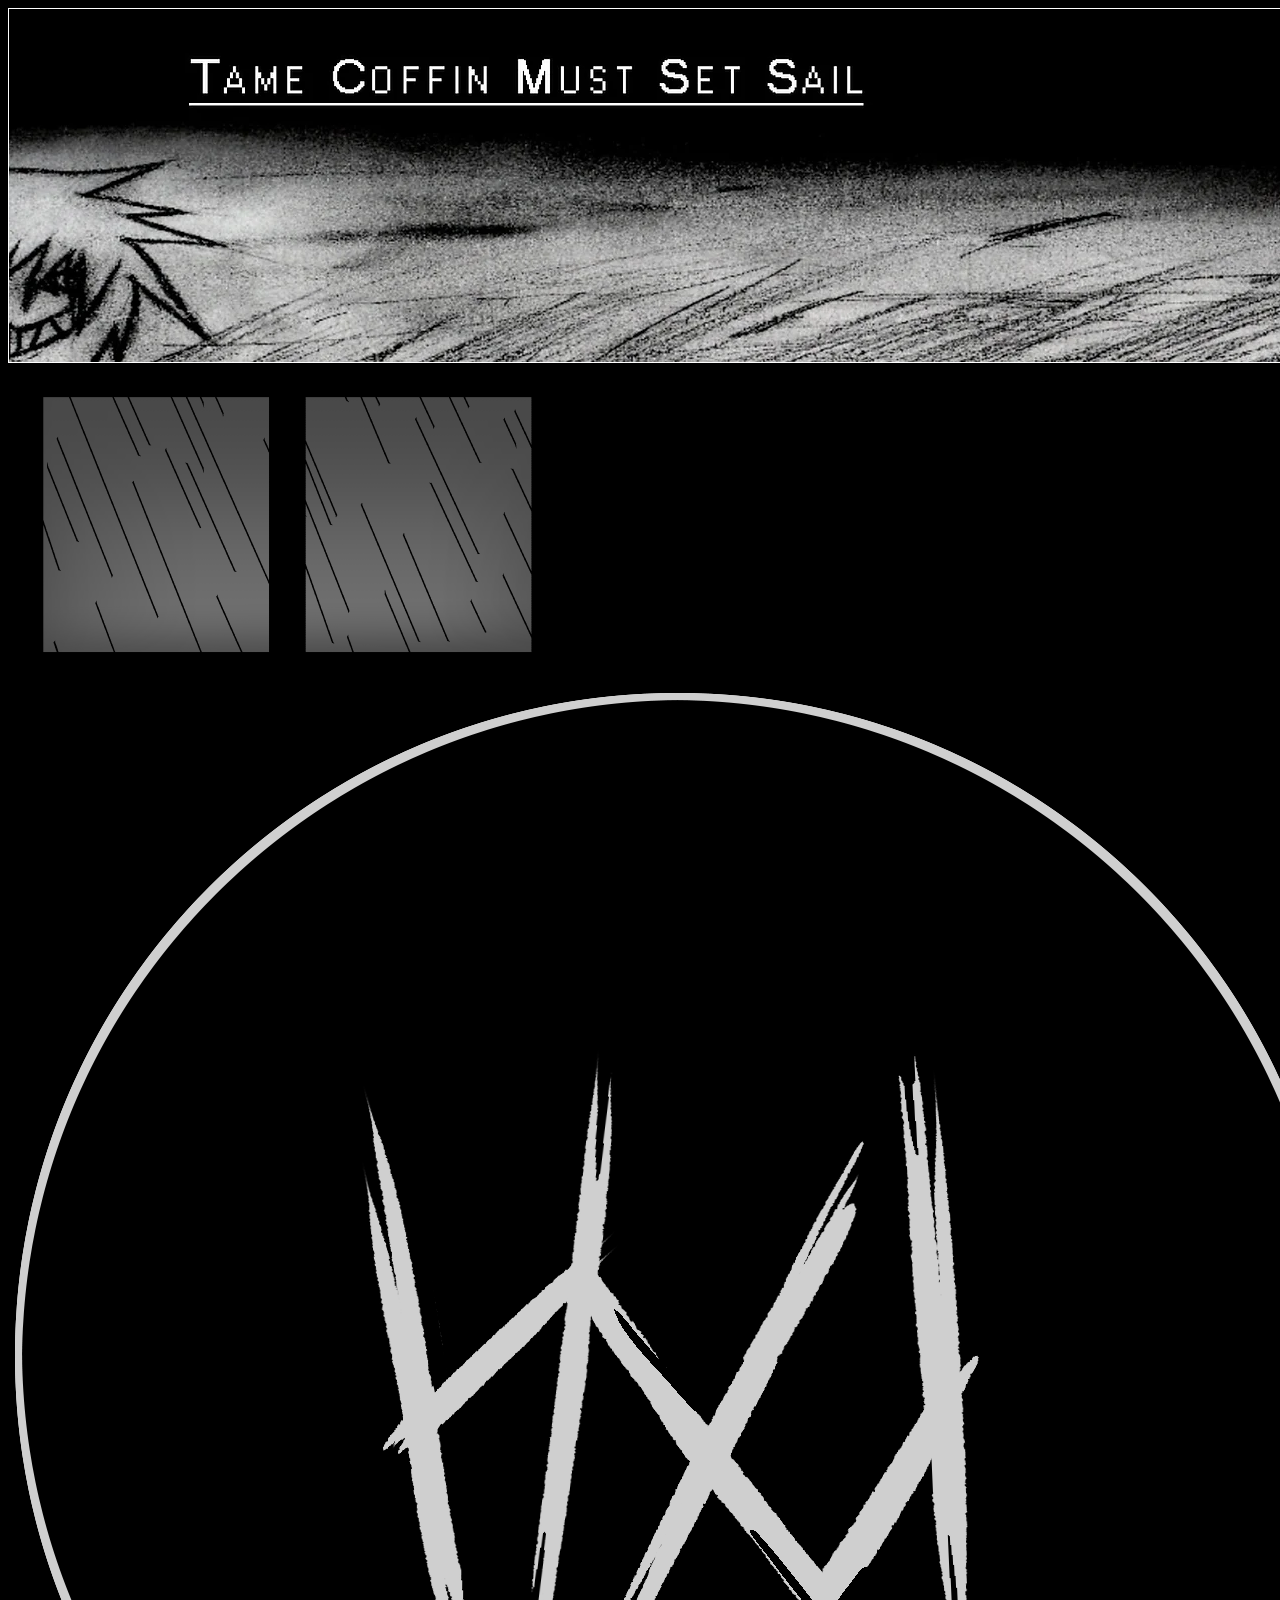
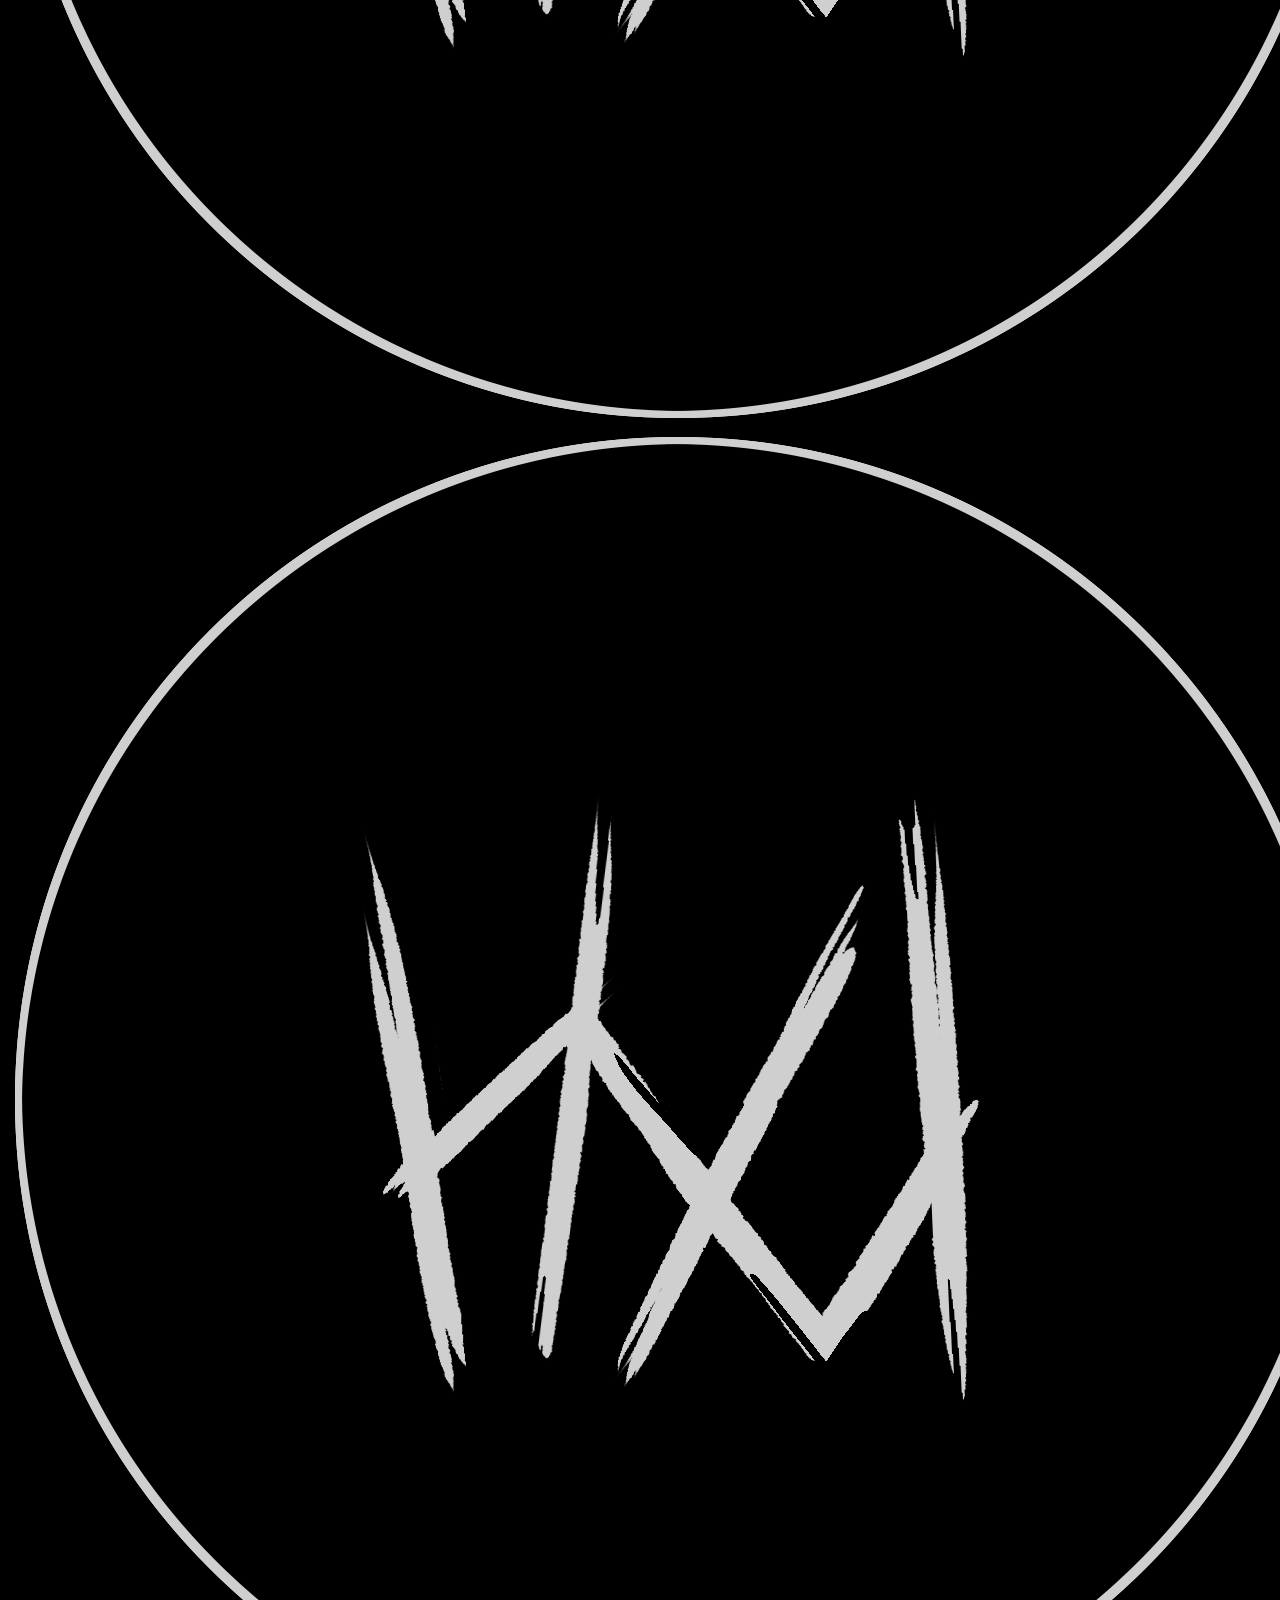
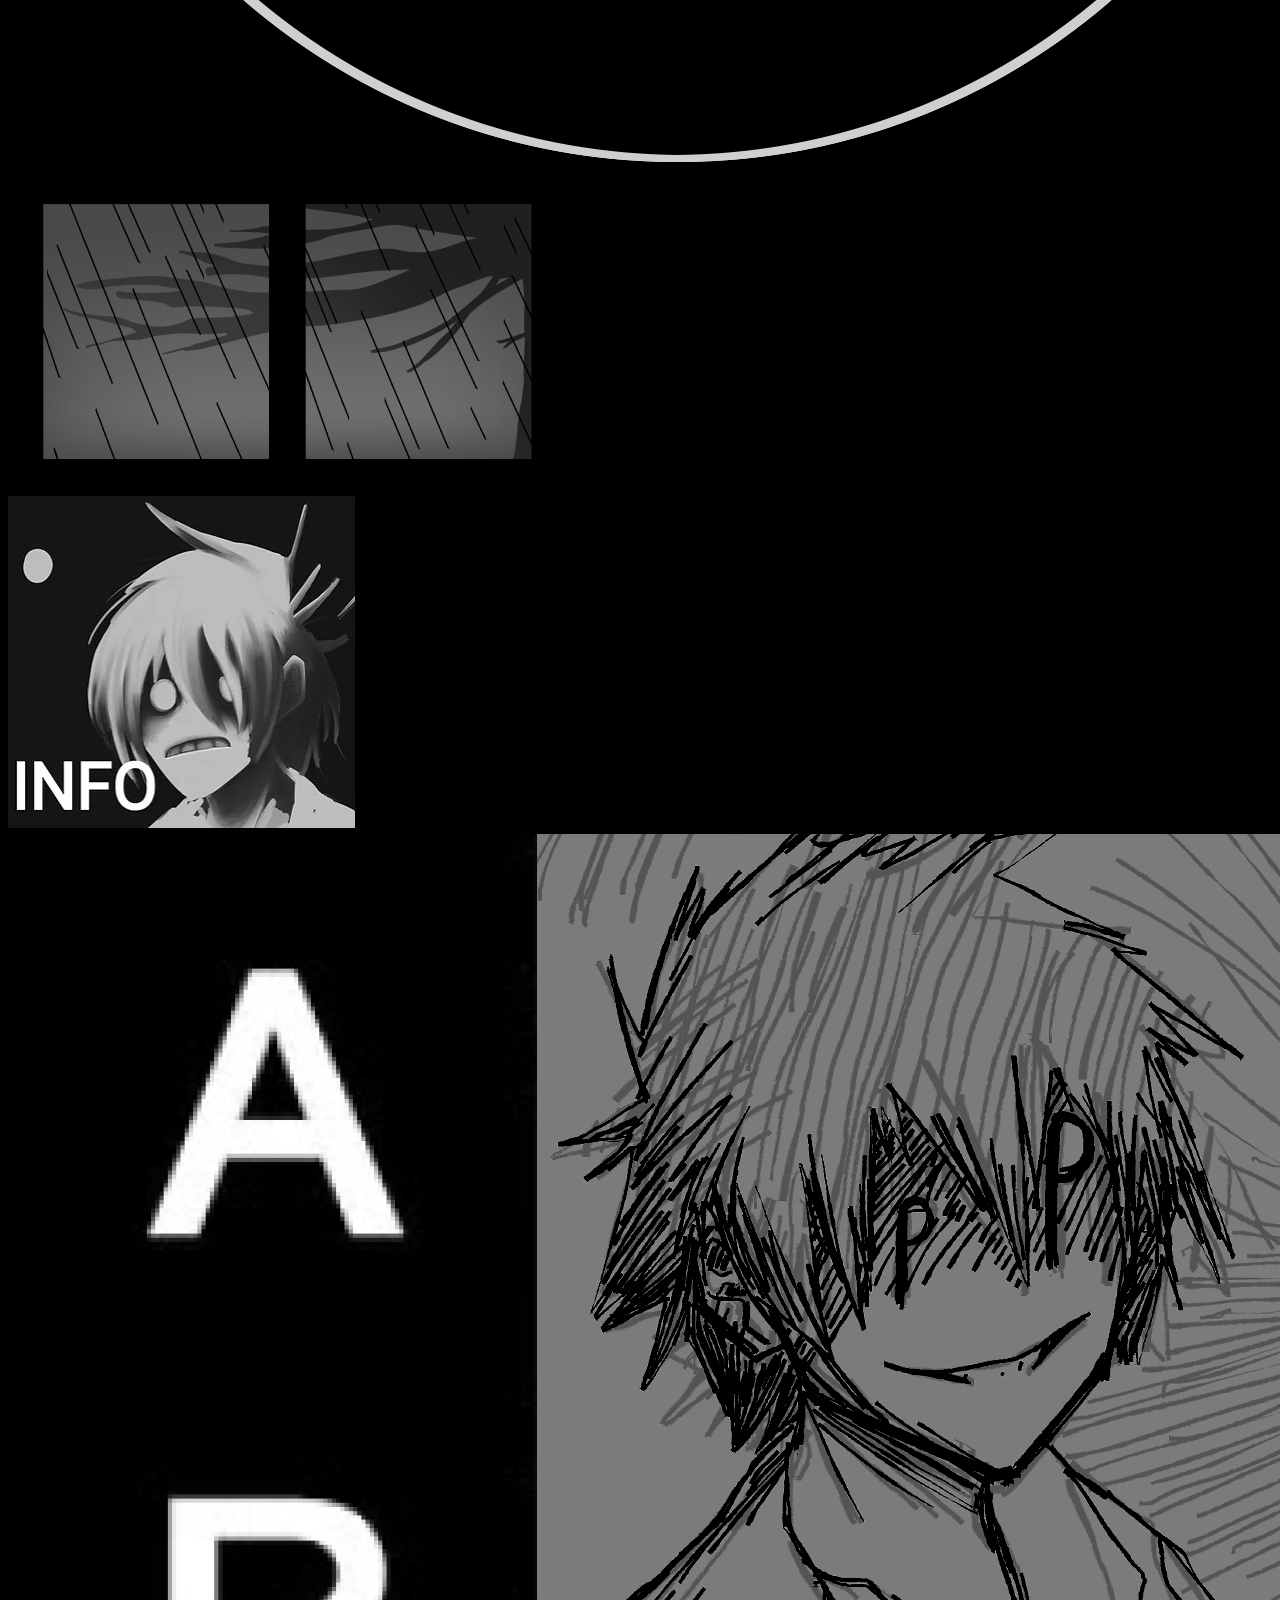
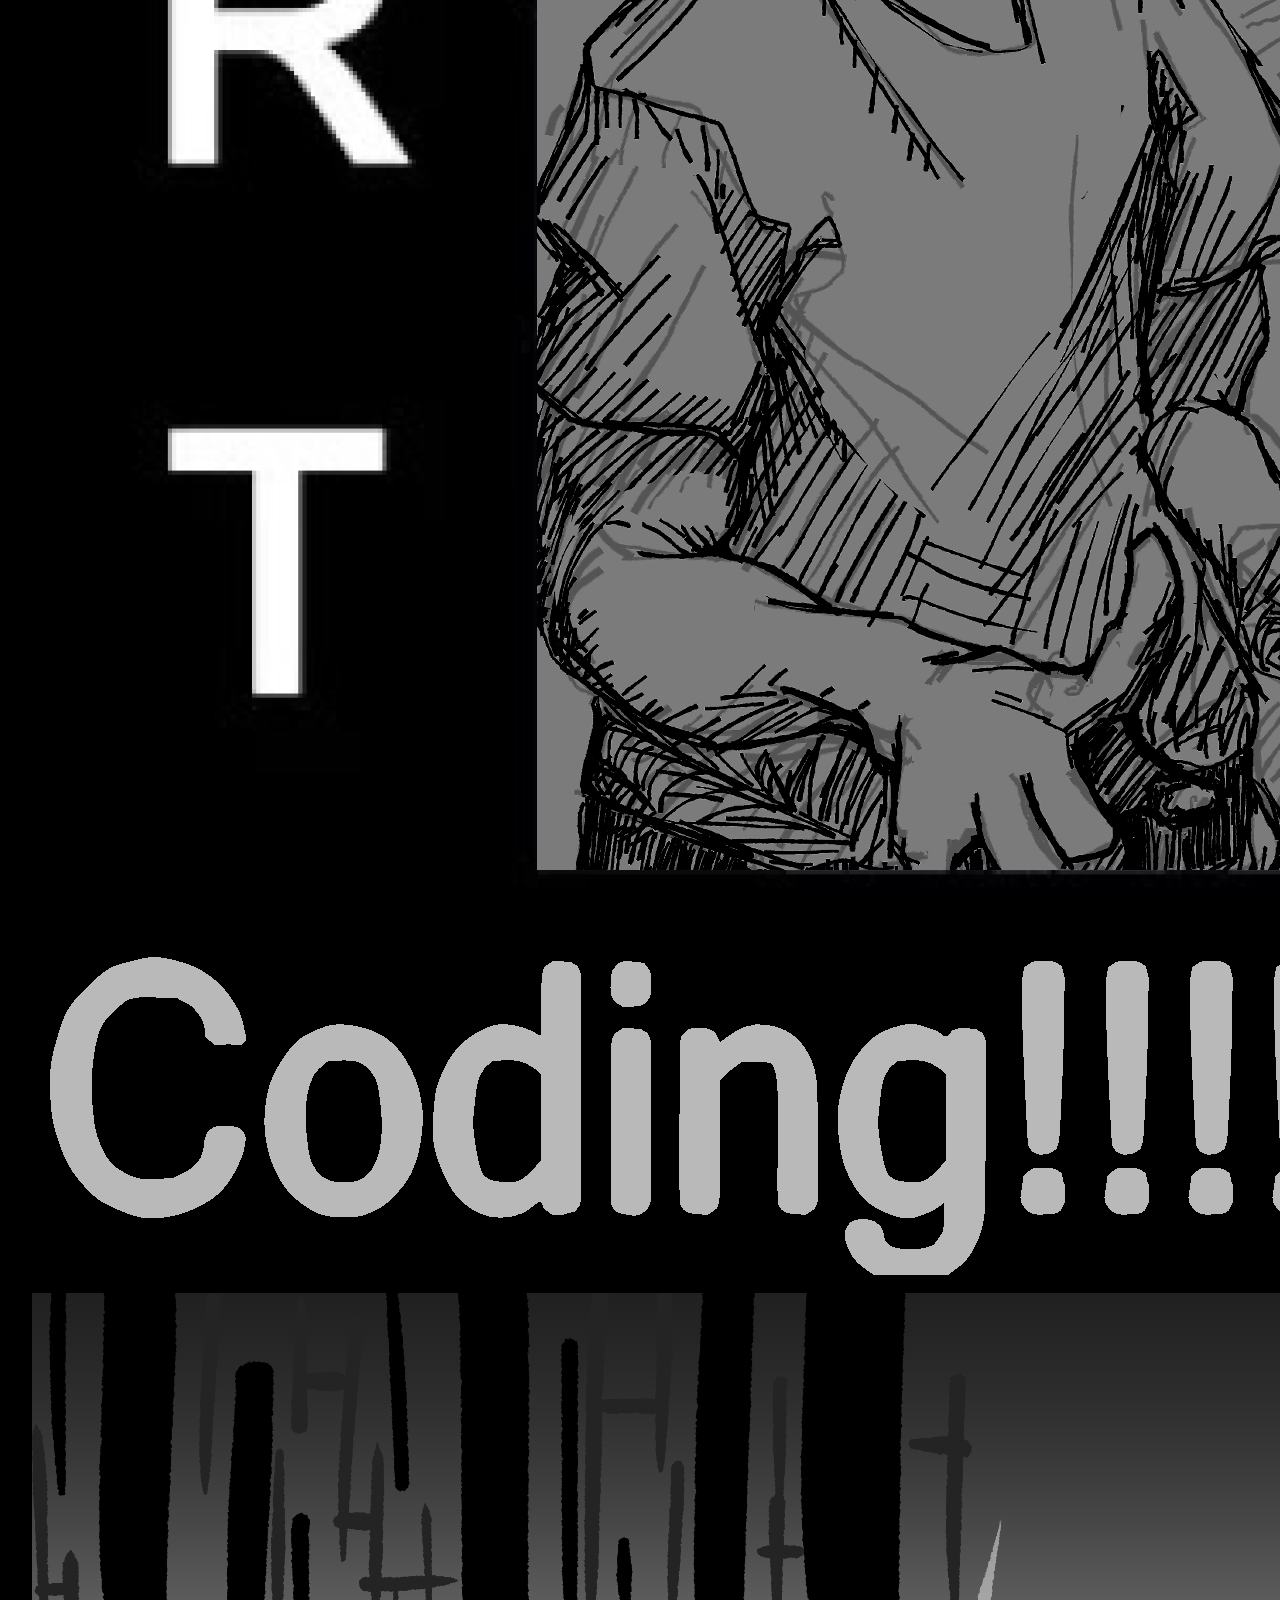
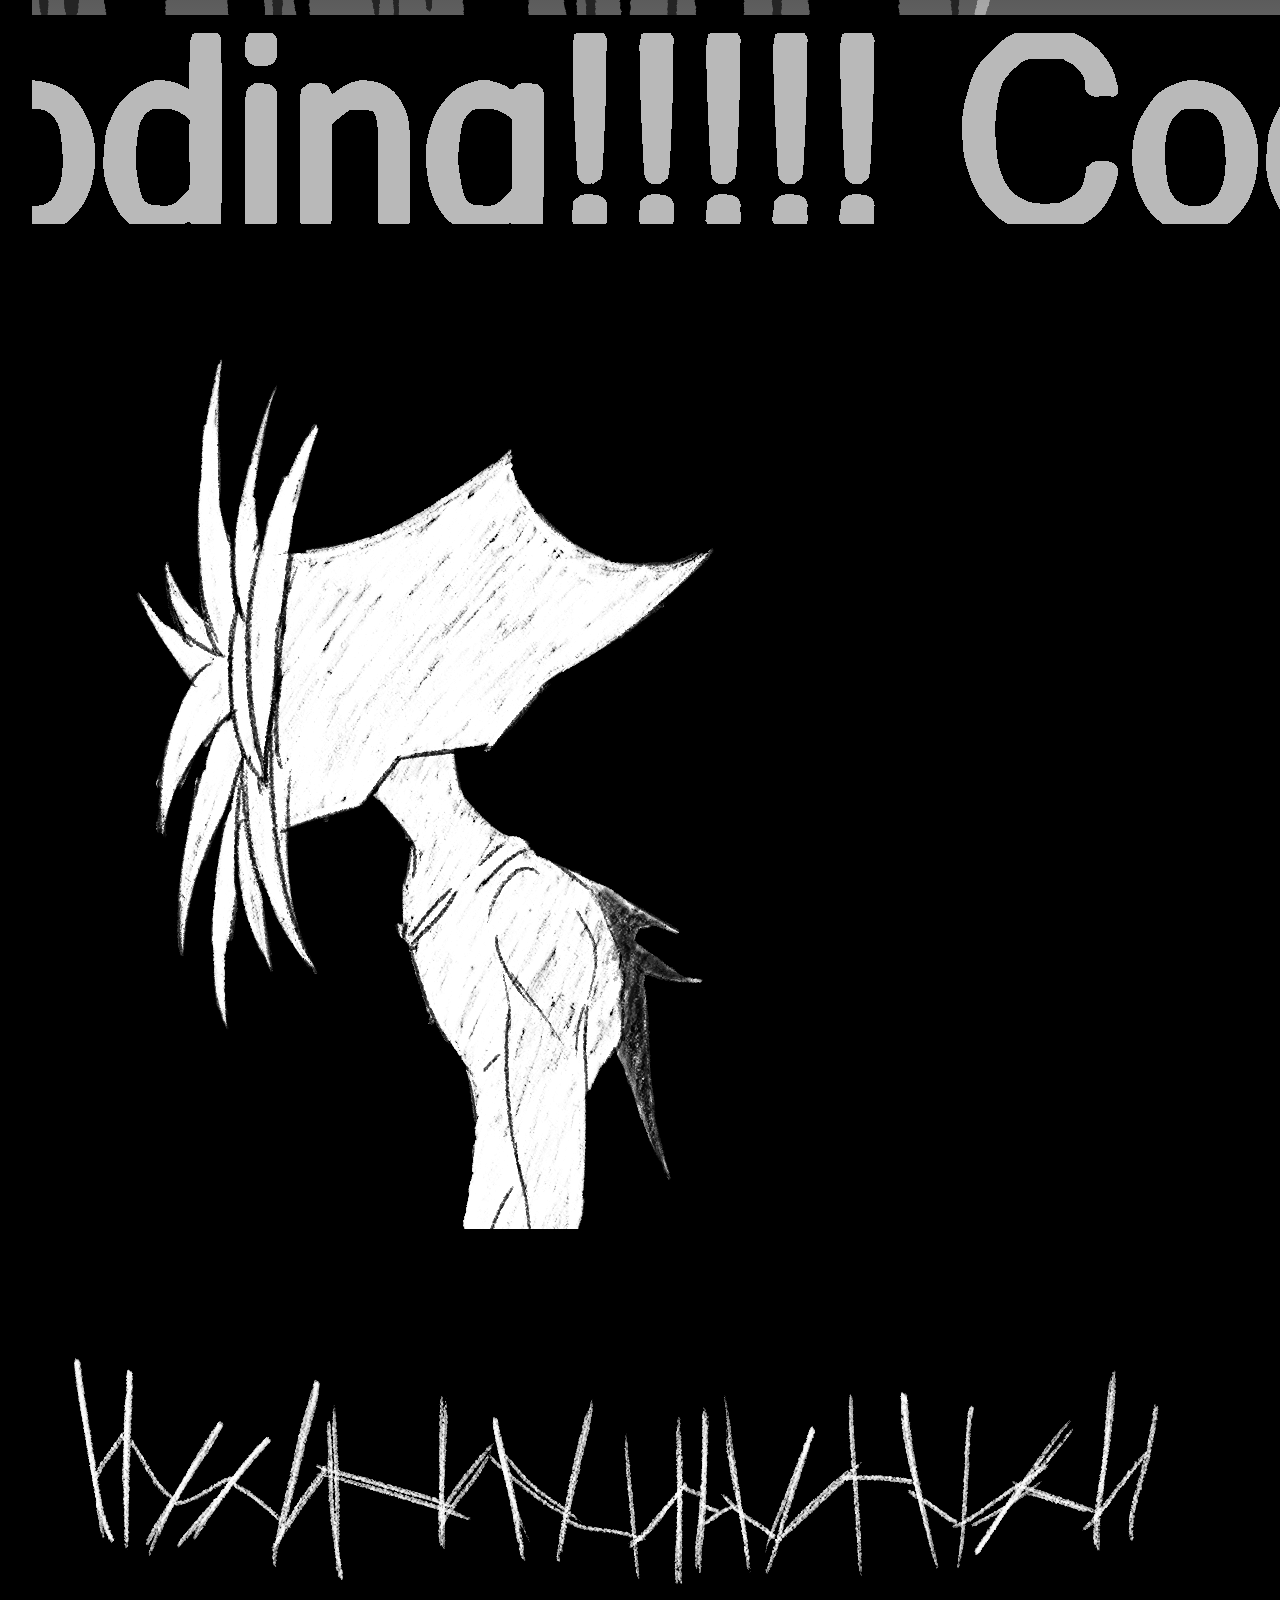
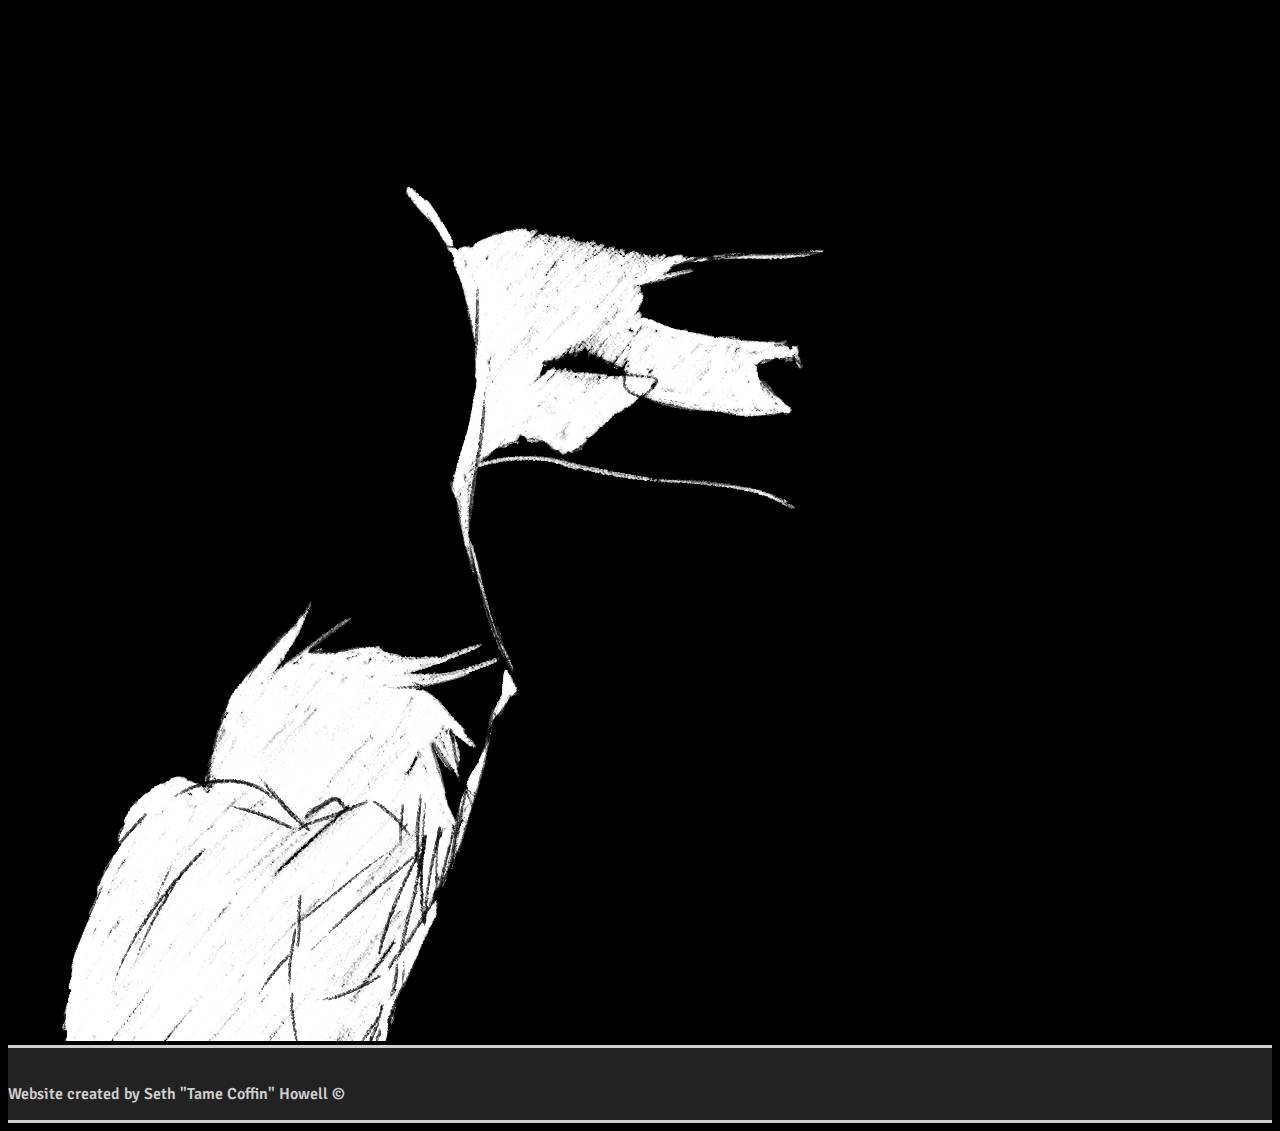
<file: index.html>
<!DOCTYPE html>
<html lang="en">
<head>
    <meta charset="UTF-8">
    <meta name="viewport" content="width=device-width, initial-scale=1.0">
    <link href="https://cdn.jsdelivr.net/npm/bootstrap@5.3.2/dist/css/bootstrap.min.css" rel="stylesheet" integrity="sha384-T3c6CoIi6uLrA9TneNEoa7RxnatzjcDSCmG1MXxSR1GAsXEV/Dwwykc2MPK8M2HN" crossorigin="anonymous">
    <link rel="preconnect" href="https://fonts.googleapis.com">
    <link rel="preconnect" href="https://fonts.gstatic.com" crossorigin>
    <link href="https://fonts.googleapis.com/css2?family=Signika+Negative:wght@300;400;500;600;700&display=swap" rel="stylesheet">
    <link rel="stylesheet" href="css/style.css">
    <title>Tame Coffin Portfolio</title>
</head>
<body>
    <header class="header">
        <section class="top-section-img" id="headerImg">
            <div class="container">
                <div class="row">
                    <div class="col mb-4 m-lg-4">
                        <img src="media/header image.png" alt="header image" class="header-image img-fluid">
                    </div>
                </div>
            </div>
        </section>
        <section class="top-section-logo" id="logoImg">
            <div class="container">
                <div class="row">
                    <div class="col-lg-5 col-sm">
                        <img src="media/window animation2.gif" alt="" class="img-fluid">
                    </div>
                    <div class="col-lg-2 col-sm d-none d-lg-block pt-5">
                        <img src="media/logo1 with outline.png" alt="" class="img-fluid">
                    </div>
                    <div class="col-lg-2 col-sm d-lg-none d-flex justify-content-center">
                        <img src="media/logo1 with outline.png" alt="" class="w-50 img-fluid">
                    </div>
                    <div class="col-lg-5 col-sm">
                        <img src="media/window animation1.gif" alt="" class="img-fluid">
                    </div>
            </div>
        </section>
    </header>
    <main class="main">
        <section class="main-links">
            <div class="container">
                <div class="row pt-4 mx-auto">
                    <div class="col-sm col-lg-4">
                        <a href="info.html" class="info-link">
                            <img src="media/info placeholder image.jpg" alt="" class="image-link img-fluid w-100">
                        </a>
                    </div>
                    <div class="col-sm col-lg-8 align-self-stretch">
                        <a href="https://www.instagram.com/tame_coffin/" class="art-link">
                            <img src="media/art placeholder image.png" alt="" class="image-link img-fluid h-100">
                        </a>
                    </div>
                </div>
            </div>
            <div class="container">
                <div class="row">
                    <div class="col-md-auto">
                        <a href="https://github.com/TameCoffin" class="coding-link">
                            <img src="media/coding link image.png" class="image-link img-fluid">
                        </a>
                    </div>
                </div>
            </div>
        </section>
        <section class="main-bg-art">
            <div class="container">
                <div class="row align-items-end">
                    <div class="col-3 d-none d-lg-block">
                        <img src="media/cg.png" alt="" class="left-bg-img img-fluid mx-auto">
                    </div>
                    <div class="col col-lg-6">
                        <img src="media/gates.png" alt="" class="gate-bg img-fluid mx-auto">
                    </div>
                    <div class="col-3 d-none d-lg-block">
                        <img src="media/ga.png" alt="" class="right-bg-img img-fluid mx-auto">
                    </div>
                </div>
            </div>
        </section>
    </main>
    <footer class="footer">
        <section class="footer-section" id="footer">
            <div class="container">
                <div class="row m-4">
                    <!-- <div class="col-6 justify-content-center">
                        <nav class="contact-list">
                            <a href="#" class="contact-link">contact link icon</a>
                            <a href="#" class="contact-link">contact link icon</a>
                            <a href="#" class="contact-link">contact link icon</a>
                        </nav>
                    </div> -->
                    <div class="col-6 justify-content-center">
                        <p class="credit">Website created by Seth "Tame Coffin" Howell &copy;</p>
                    </div>
                </div>
            </div>
        </section>
    </footer>
</body>
</html>
</file>
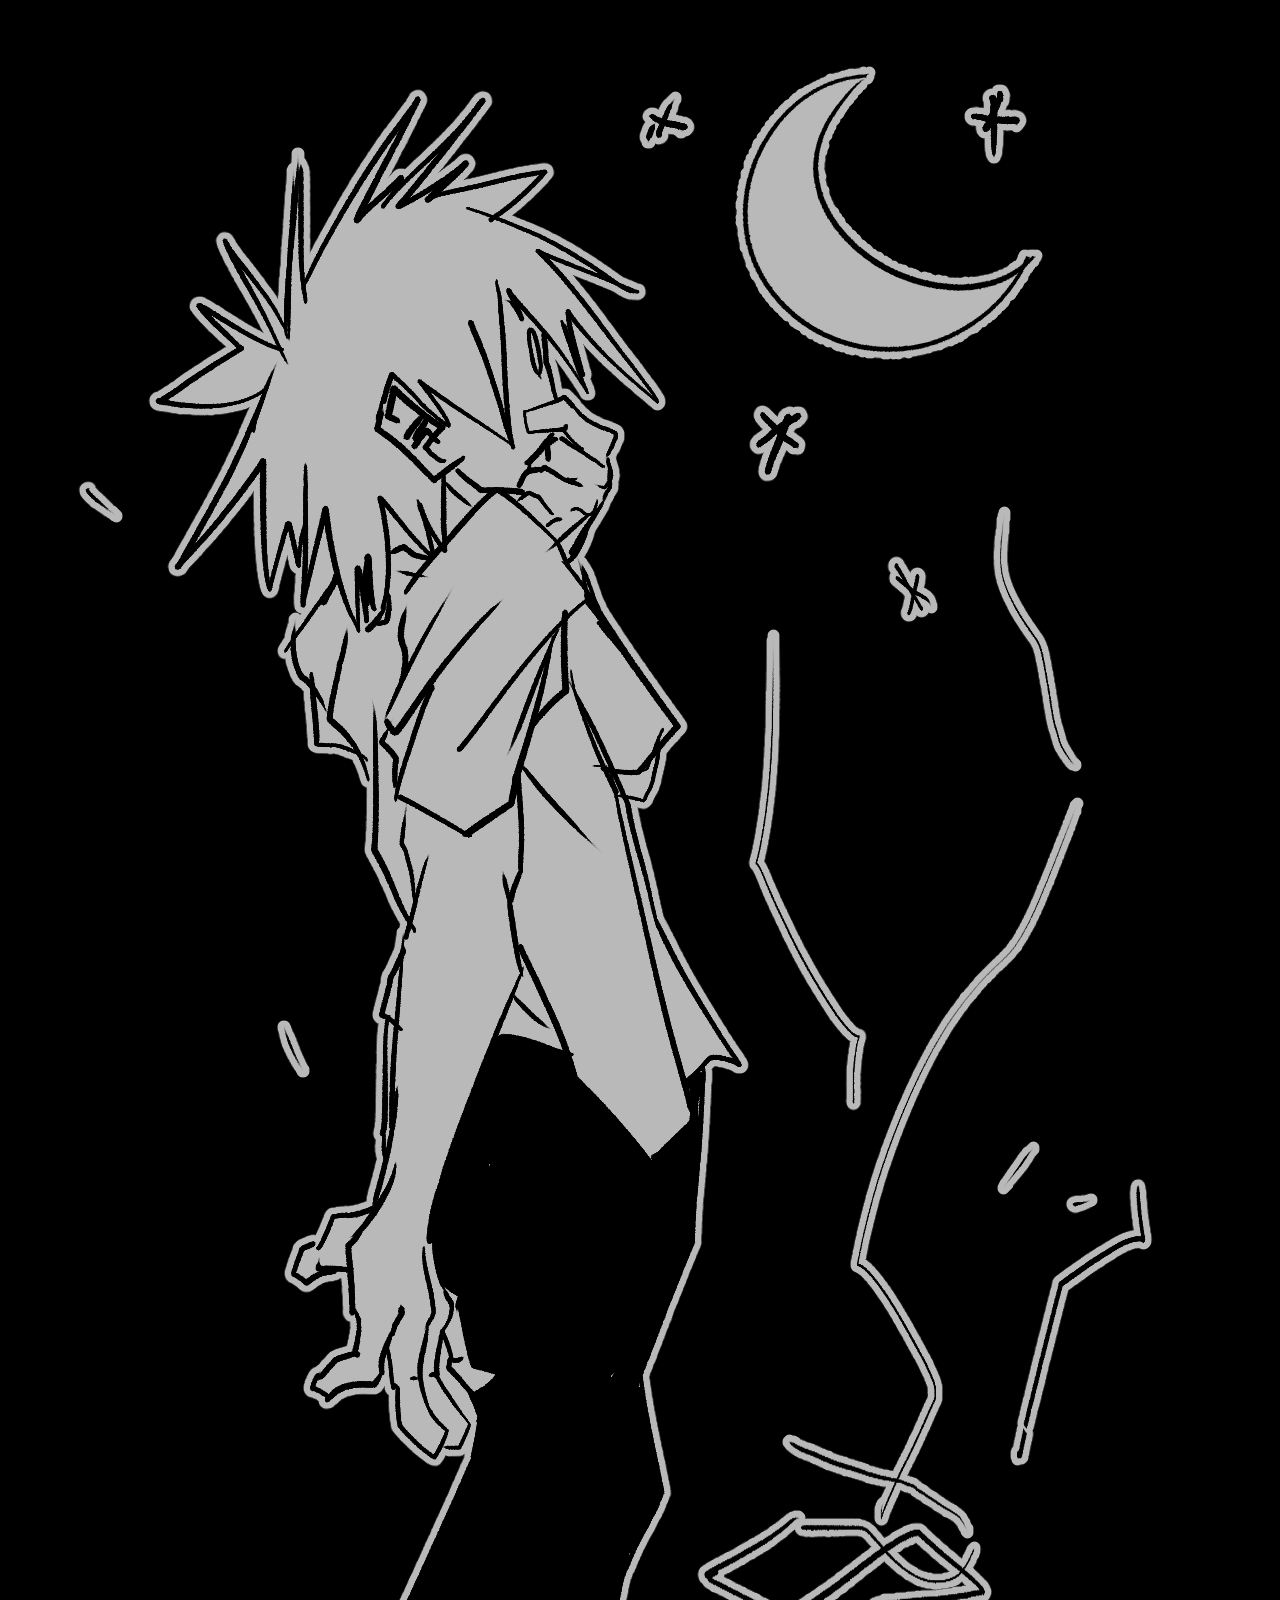
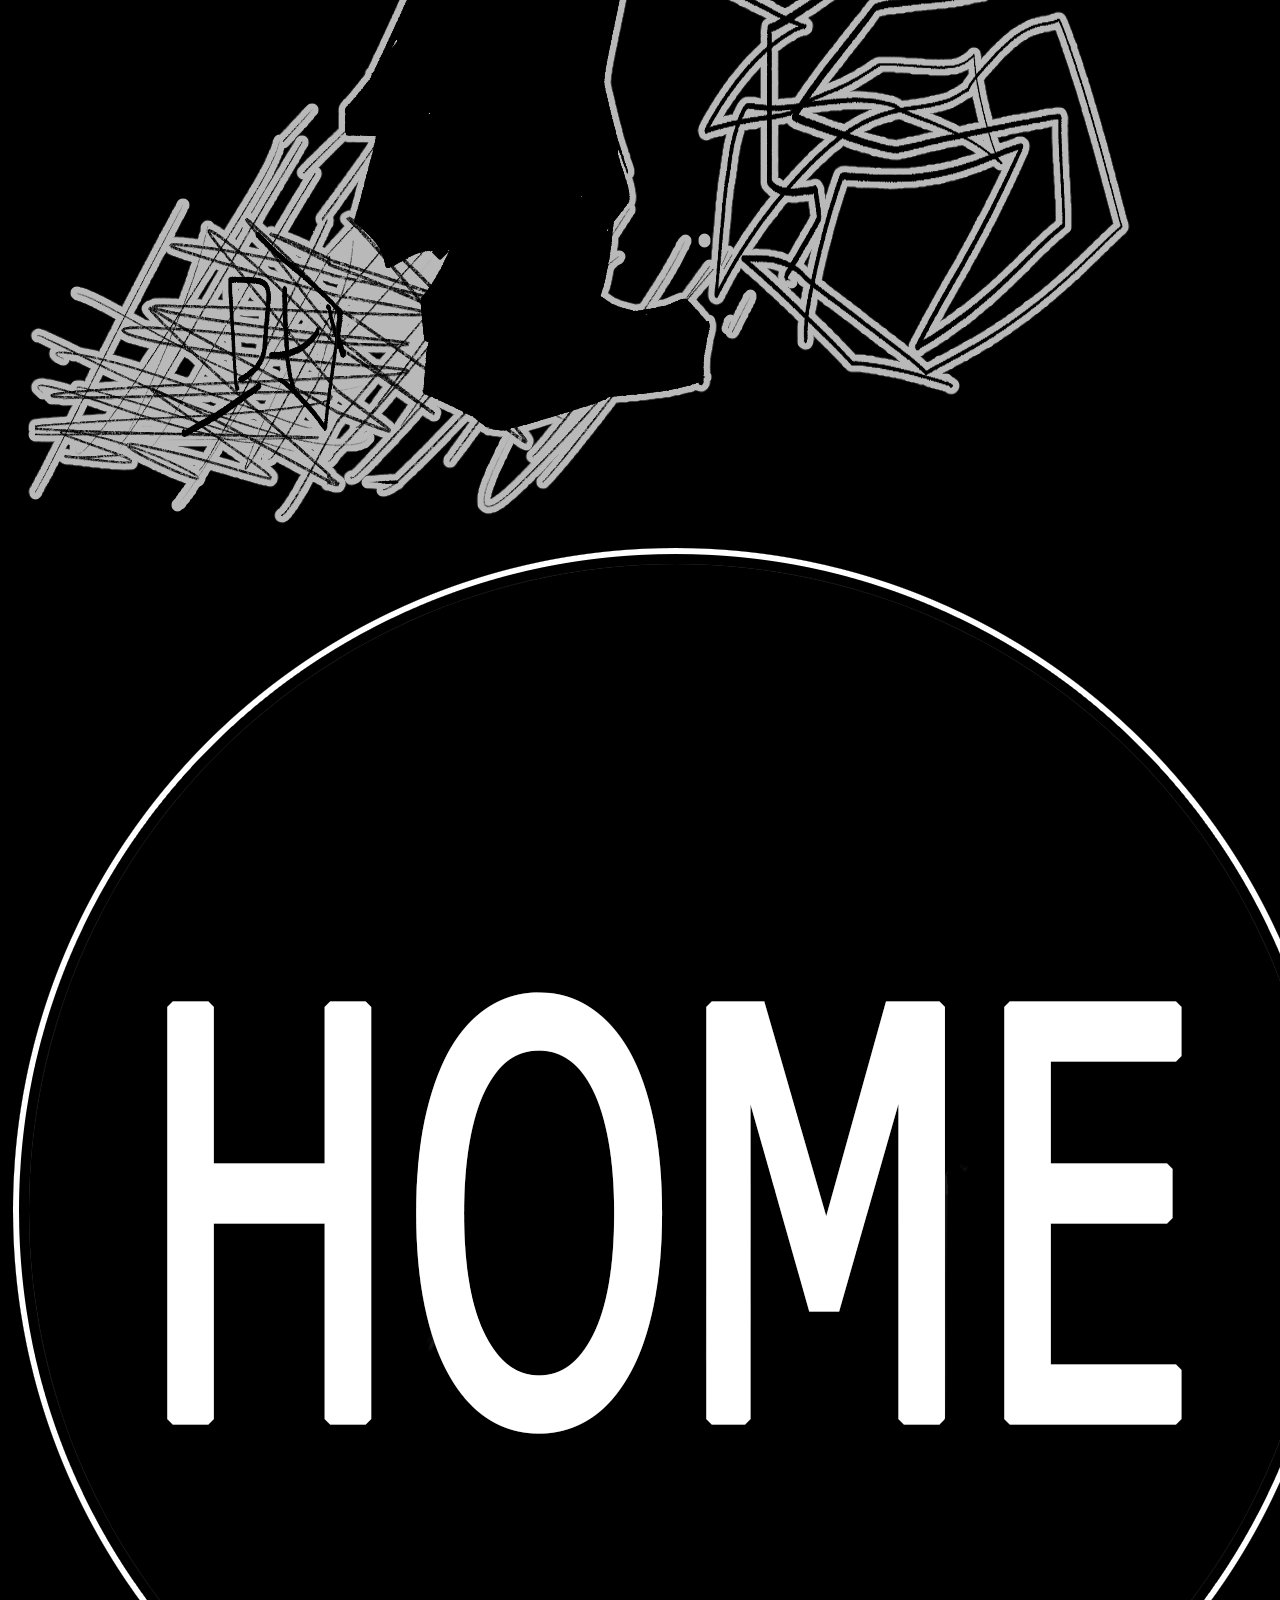
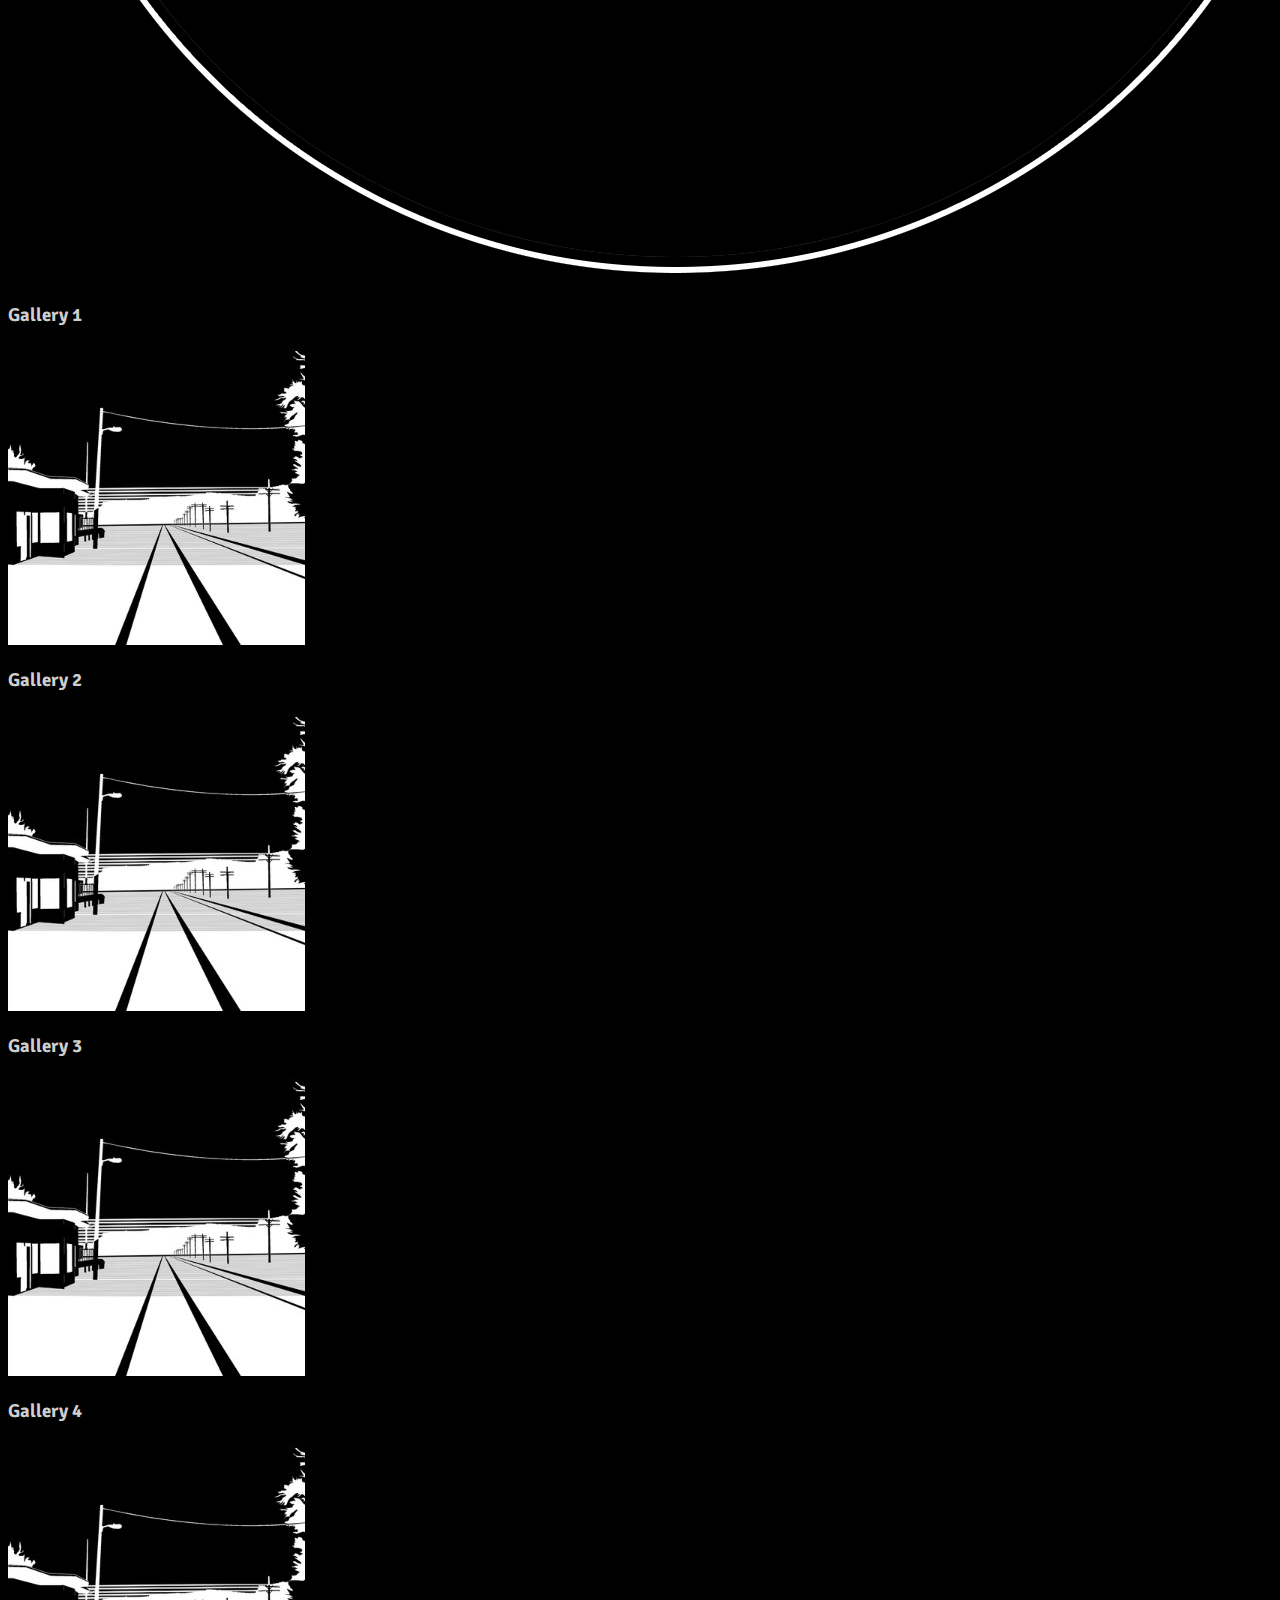
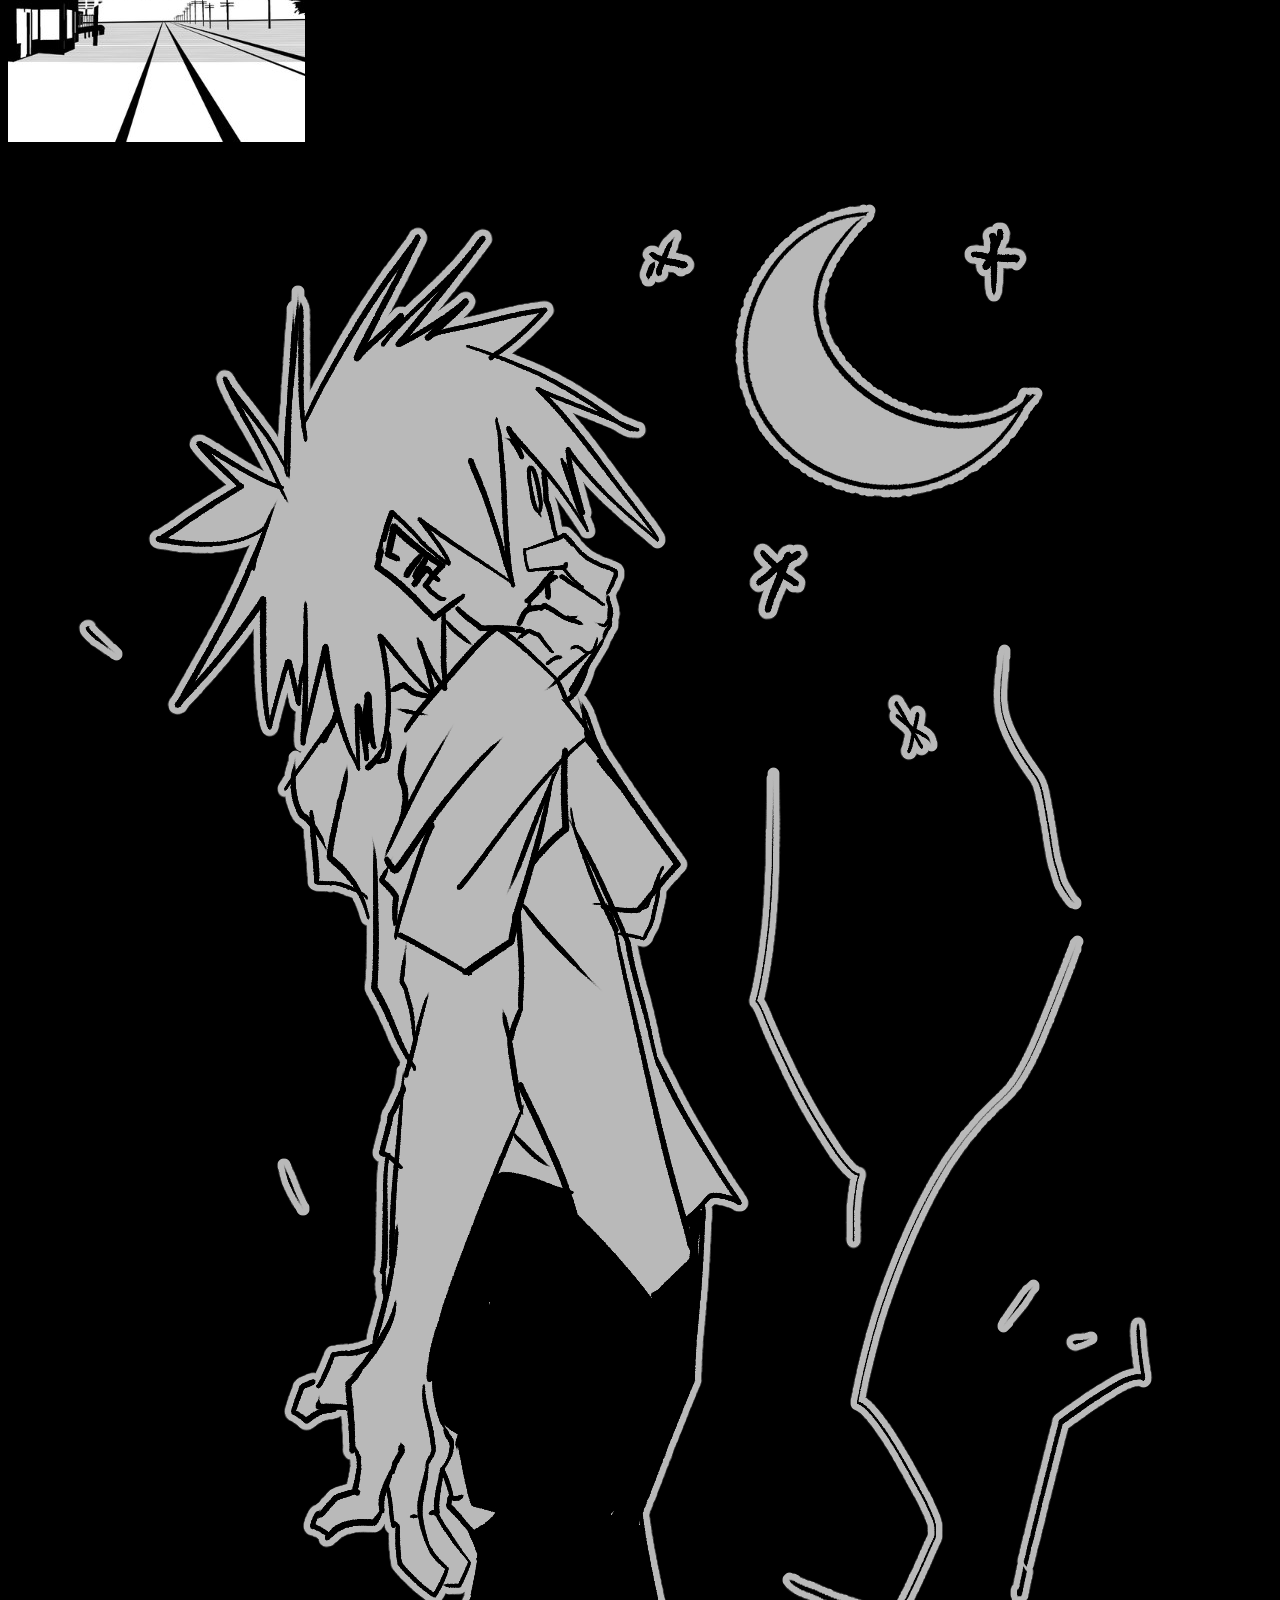
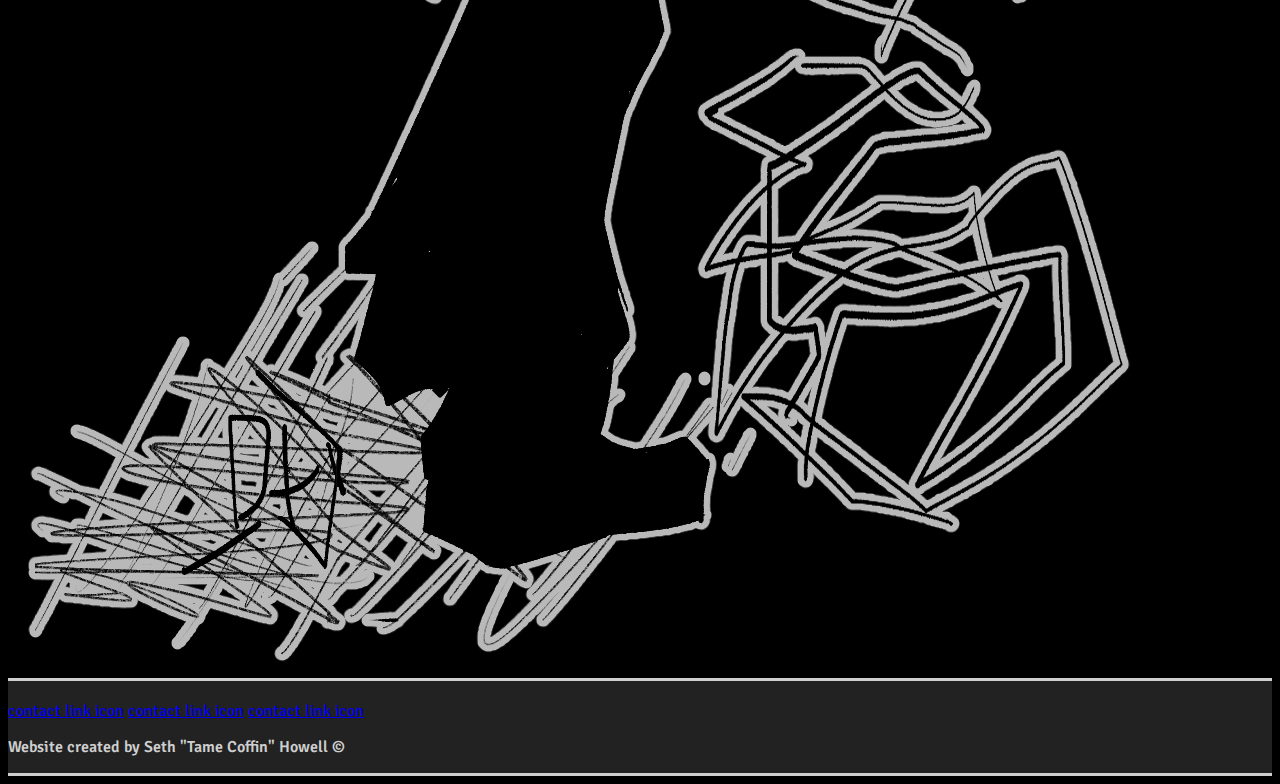
<file: art.html>
<!DOCTYPE html>
<html lang="en">
<head>
    <meta charset="UTF-8">
    <meta name="viewport" content="width=device-width, initial-scale=1.0">
    <link href="https://cdn.jsdelivr.net/npm/bootstrap@5.3.2/dist/css/bootstrap.min.css" rel="stylesheet" integrity="sha384-T3c6CoIi6uLrA9TneNEoa7RxnatzjcDSCmG1MXxSR1GAsXEV/Dwwykc2MPK8M2HN" crossorigin="anonymous">
    <link rel="preconnect" href="https://fonts.googleapis.com">
    <link rel="preconnect" href="https://fonts.gstatic.com" crossorigin>
    <link href="https://fonts.googleapis.com/css2?family=Signika+Negative:wght@300;400;500;600;700&display=swap" rel="stylesheet">
    <link rel="stylesheet" href="css/style.css">
    <title>Tame Coffin Portfolio</title>
</head>
<body>
    <header class="header">
        <section class="top-section-logo" id="logoImg">
            <div class="container">
                <div class="row">
                    <div class="col-lg-6 d-none d-md-block">
                        <img src="media/Doodle your new years.png" alt="" class="img-fluid">
                    </div>
                    <div class="col-lg-6">
                        <div class="row justify-content-center">
                            <div class="col-4 offset-md-8">
                                <a href="index.html"> 
                                    <img src="media/home button.png" alt="logo" class="logo-home-img img-fluid mx-auto my-5">
                                </a>
                            </div>
                        </div>
                        <div class="row">
                            <div class="col-6 mb-5">
                                <h3 class="gallery-title">Gallery 1</h3>
                                <a href="gallery1.html">
                                    <img src="media/art-link-placeholder1.jpg" alt="" class="art-gallery-link img-fluid">
                                </a>
                            </div>
                            <div class="col-6">
                                <h3 class="gallery-title">Gallery 2</h3>
                                <a href="gallery1.html">
                                    <img src="media/art-link-placeholder1.jpg" alt="" class="art-gallery-link img-fluid">
                                </a>
                            </div>
                            <div class="col-6">
                                <h3 class="gallery-title">Gallery 3</h3>
                                <a href="gallery1.html">
                                    <img src="media/art-link-placeholder1.jpg" alt="" class="art-gallery-link img-fluid">
                                </a>
                            </div>
                            <div class="col-6">
                                <h3 class="gallery-title">Gallery 4</h3>
                                <a href="gallery1.html">
                                    <img src="media/art-link-placeholder1.jpg" alt="" class="art-gallery-link img-fluid">
                                </a>
                            </div>
                        </div>
                    </div>
                    <div class="col-lg-6 d-lg-none mb-3">
                        <img src="media/Doodle your new years.png" alt="" class="img-fluid">
                    </div>
                </div>
            </div>
        </section>
    </header>
    <main class="main">
        
    </main>
    <footer class="footer">
        <footer class="footer">
            <section class="footer-section" id="footer">
                <div class="container">
                    <div class="row p-4">
                        <div class="col-6 d-flex justify-content-center">
                            <nav class="contact-list">
                                <a href="#" class="contact-link">contact link icon</a>
                                <a href="#" class="contact-link">contact link icon</a>
                                <a href="#" class="contact-link">contact link icon</a>
                            </nav>
                        </div>
                        <div class="col-6 d-flex justify-content-center">
                            <p class="credit">Website created by Seth "Tame Coffin" Howell &copy;</p>
                        </div>
                    </div>
                </div>
            </section>
        </footer>
    </footer>
</body>
</html>
</file>
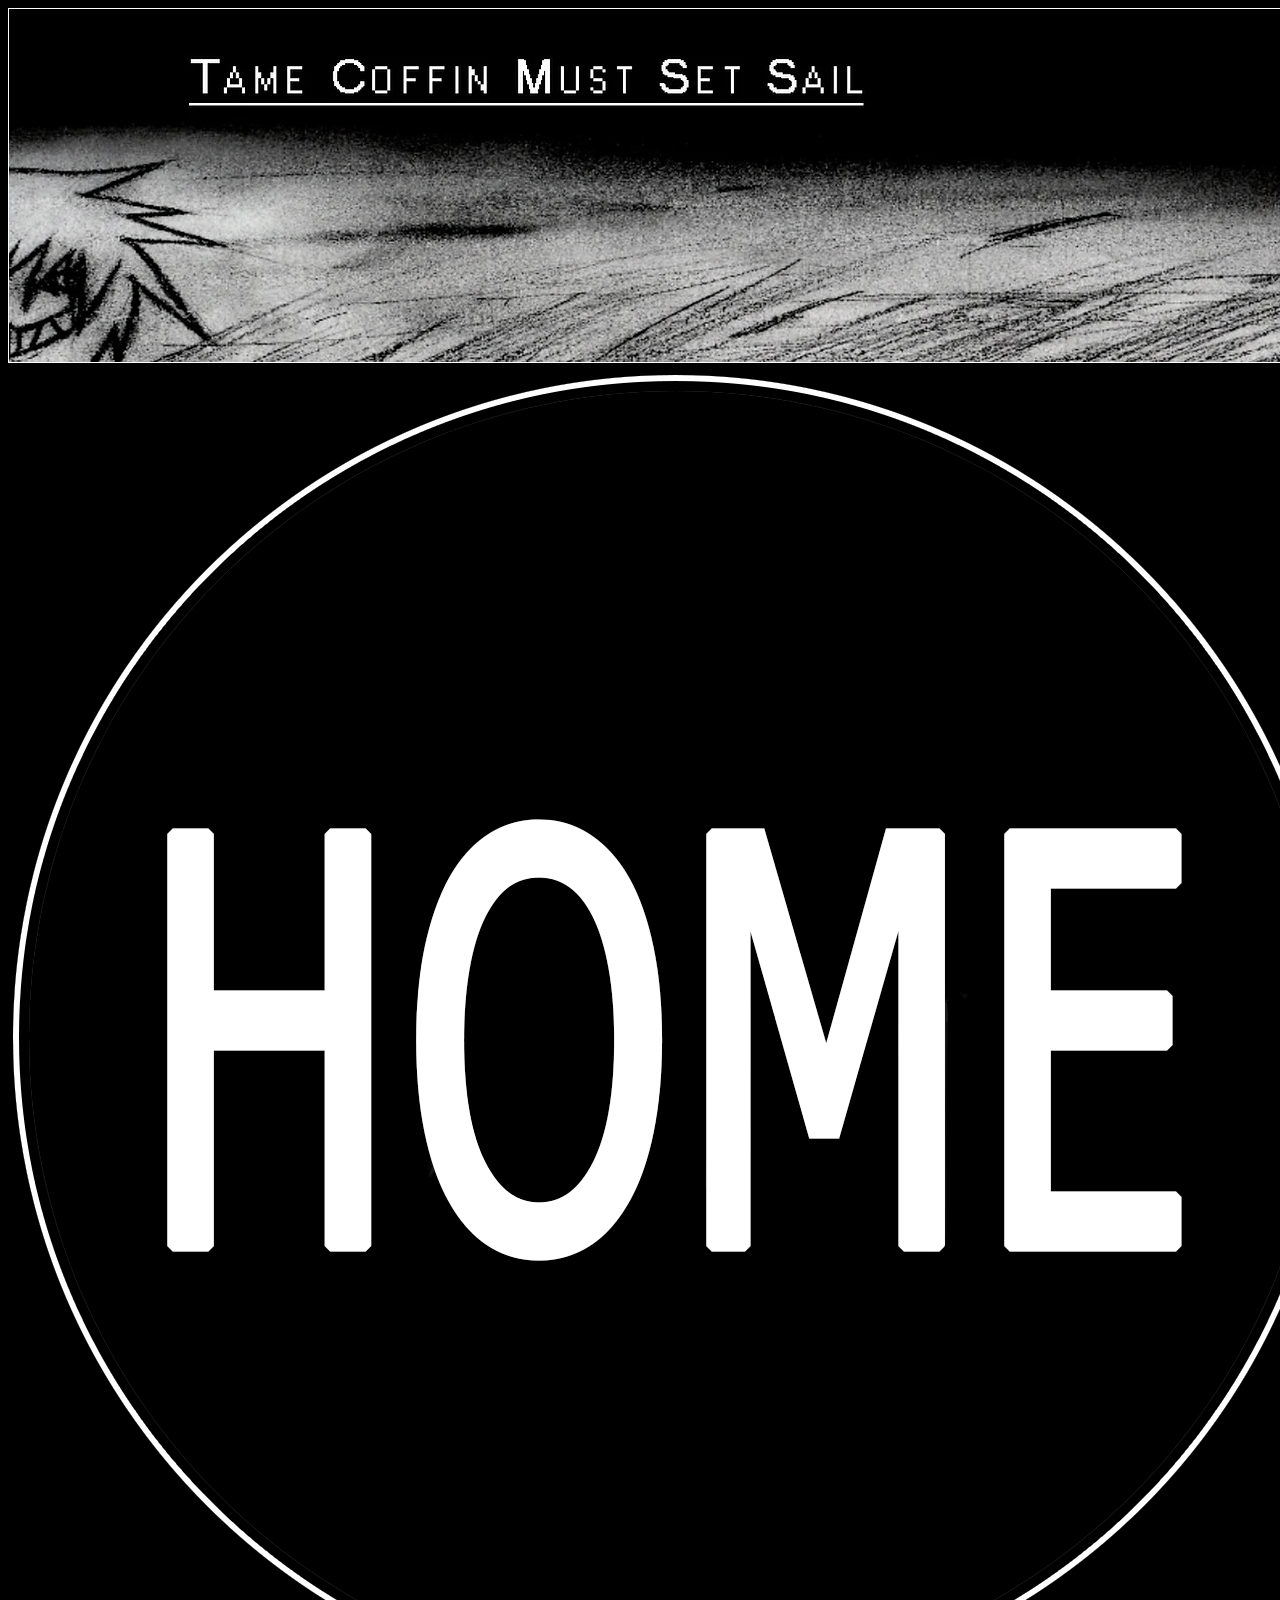
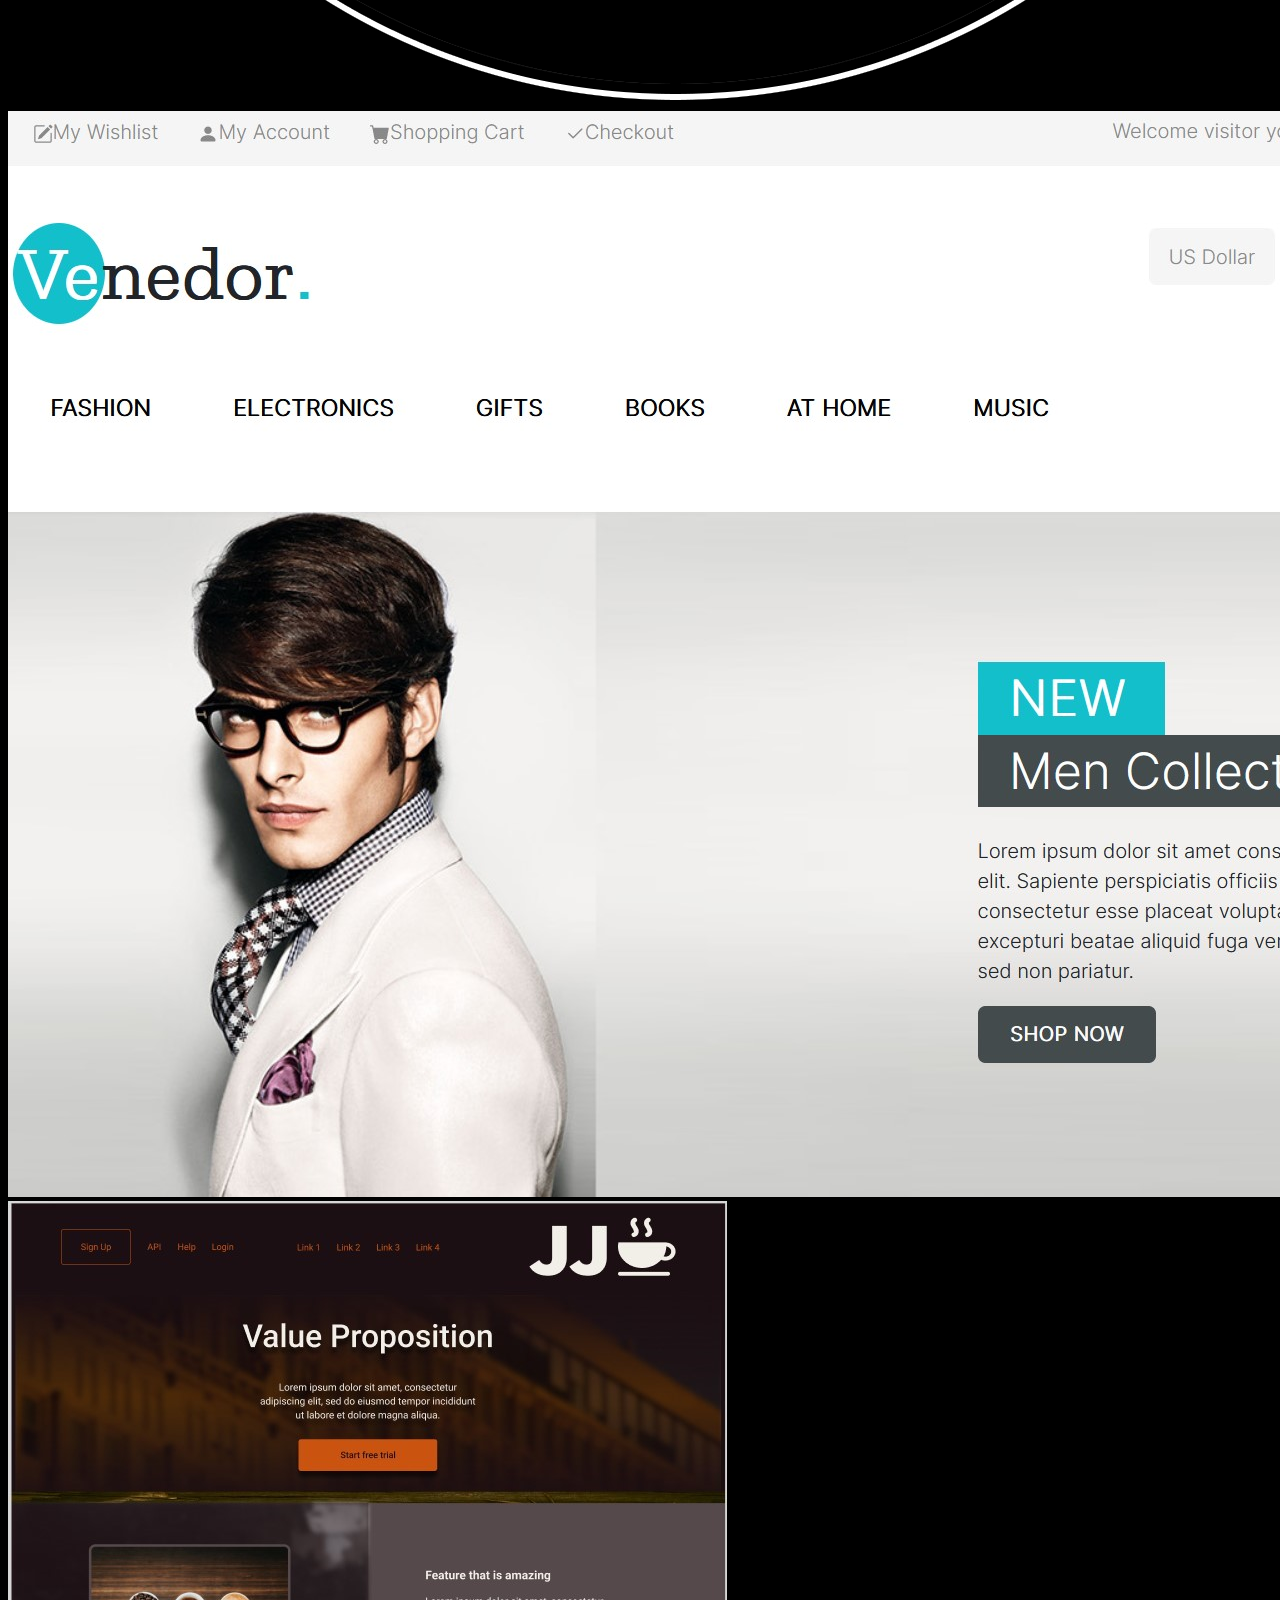
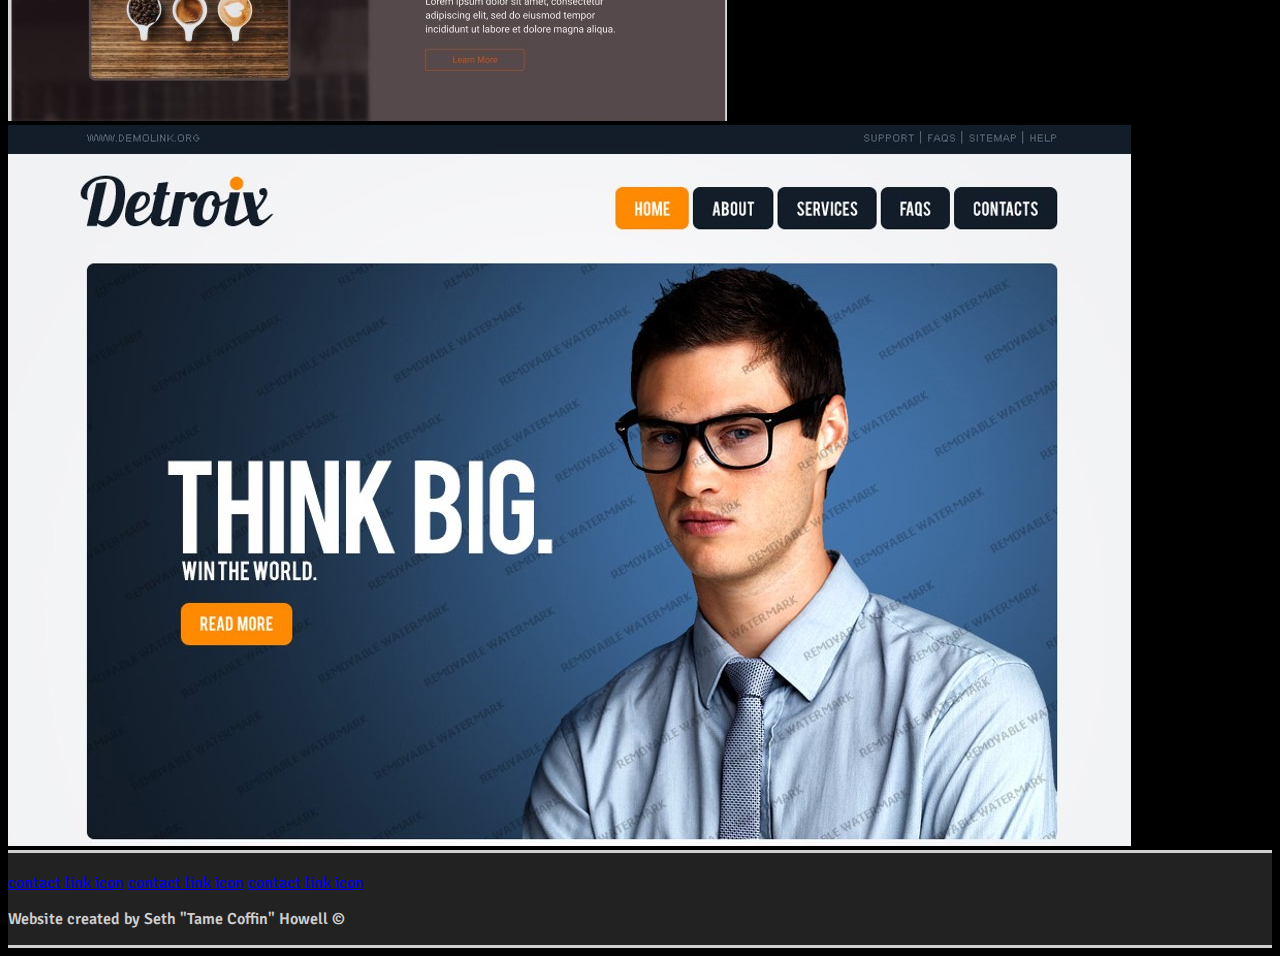
<file: coding.html>
<!DOCTYPE html>
<html lang="en">
<head>
    <meta charset="UTF-8">
    <meta name="viewport" content="width=device-width, initial-scale=1.0">
    <link href="https://cdn.jsdelivr.net/npm/bootstrap@5.3.2/dist/css/bootstrap.min.css" rel="stylesheet" integrity="sha384-T3c6CoIi6uLrA9TneNEoa7RxnatzjcDSCmG1MXxSR1GAsXEV/Dwwykc2MPK8M2HN" crossorigin="anonymous">
    <link rel="preconnect" href="https://fonts.googleapis.com">
    <link rel="preconnect" href="https://fonts.gstatic.com" crossorigin>
    <link href="https://fonts.googleapis.com/css2?family=Signika+Negative:wght@300;400;500;600;700&display=swap" rel="stylesheet">
    <link rel="stylesheet" href="css/style.css">
    <title>Tame Coffin Portfolio</title>
</head>
<body>
    <header class="header">
        <section class="top-section-img" id="headerImg">
            <div class="container">
                <div class="row">
                    <div class="col m-4">
                        <img src="media/header image.png" alt="header image" class="header-image img-fluid">
                    </div>
                </div>
            </div>
        </section>
        <section class="top-section-logo" id="logoImg">
            <div class="container">
                <div class="row justify-content-center">
                    <div class="col-lg-3 col-5">
                        <a href="index.html"> 
                            <img src="media/home button.png" alt="logo" class="logo-home-img img-fluid mx-auto my-2">
                        </a>
                    </div>
                </div>
            </div>
        </section>
    </header>
    <main class="main">
        <section class="main-links">
            <div class="container">
                <div class="row">
                    <div class="col-lg-4 my-lg-5 my-2">
                        <img src="media/vene.jpg" alt="" class="img-fluid mx-auto w-100 h-100">
                    </div>
                    <div class="col-lg-4 my-lg-5 my-2">
                        <img src="media/page.jpg" alt="" class="img-fluid mx-auto w-100 h-100">
                    </div>
                    <div class="col-lg-4 my-lg-5 my-2">
                        <img src="media/det.jpg" alt="" class="img-fluid mx-auto w-100 h-100">
                    </div>
                </div>
            </div>
        </section>
    </main>
    <footer class="footer">
        <footer class="footer">
            <section class="footer-section" id="footer">
                <div class="container">
                    <div class="row p-4">
                        <div class="col-6 d-flex justify-content-center">
                            <nav class="contact-list">
                                <a href="#" class="contact-link">contact link icon</a>
                                <a href="#" class="contact-link">contact link icon</a>
                                <a href="#" class="contact-link">contact link icon</a>
                            </nav>
                        </div>
                        <div class="col-6 d-flex justify-content-center">
                            <p class="credit">Website created by Seth "Tame Coffin" Howell &copy;</p>
                        </div>
                    </div>
                </div>
            </section>
        </footer>
    </footer>
</body>
</html>
</file>
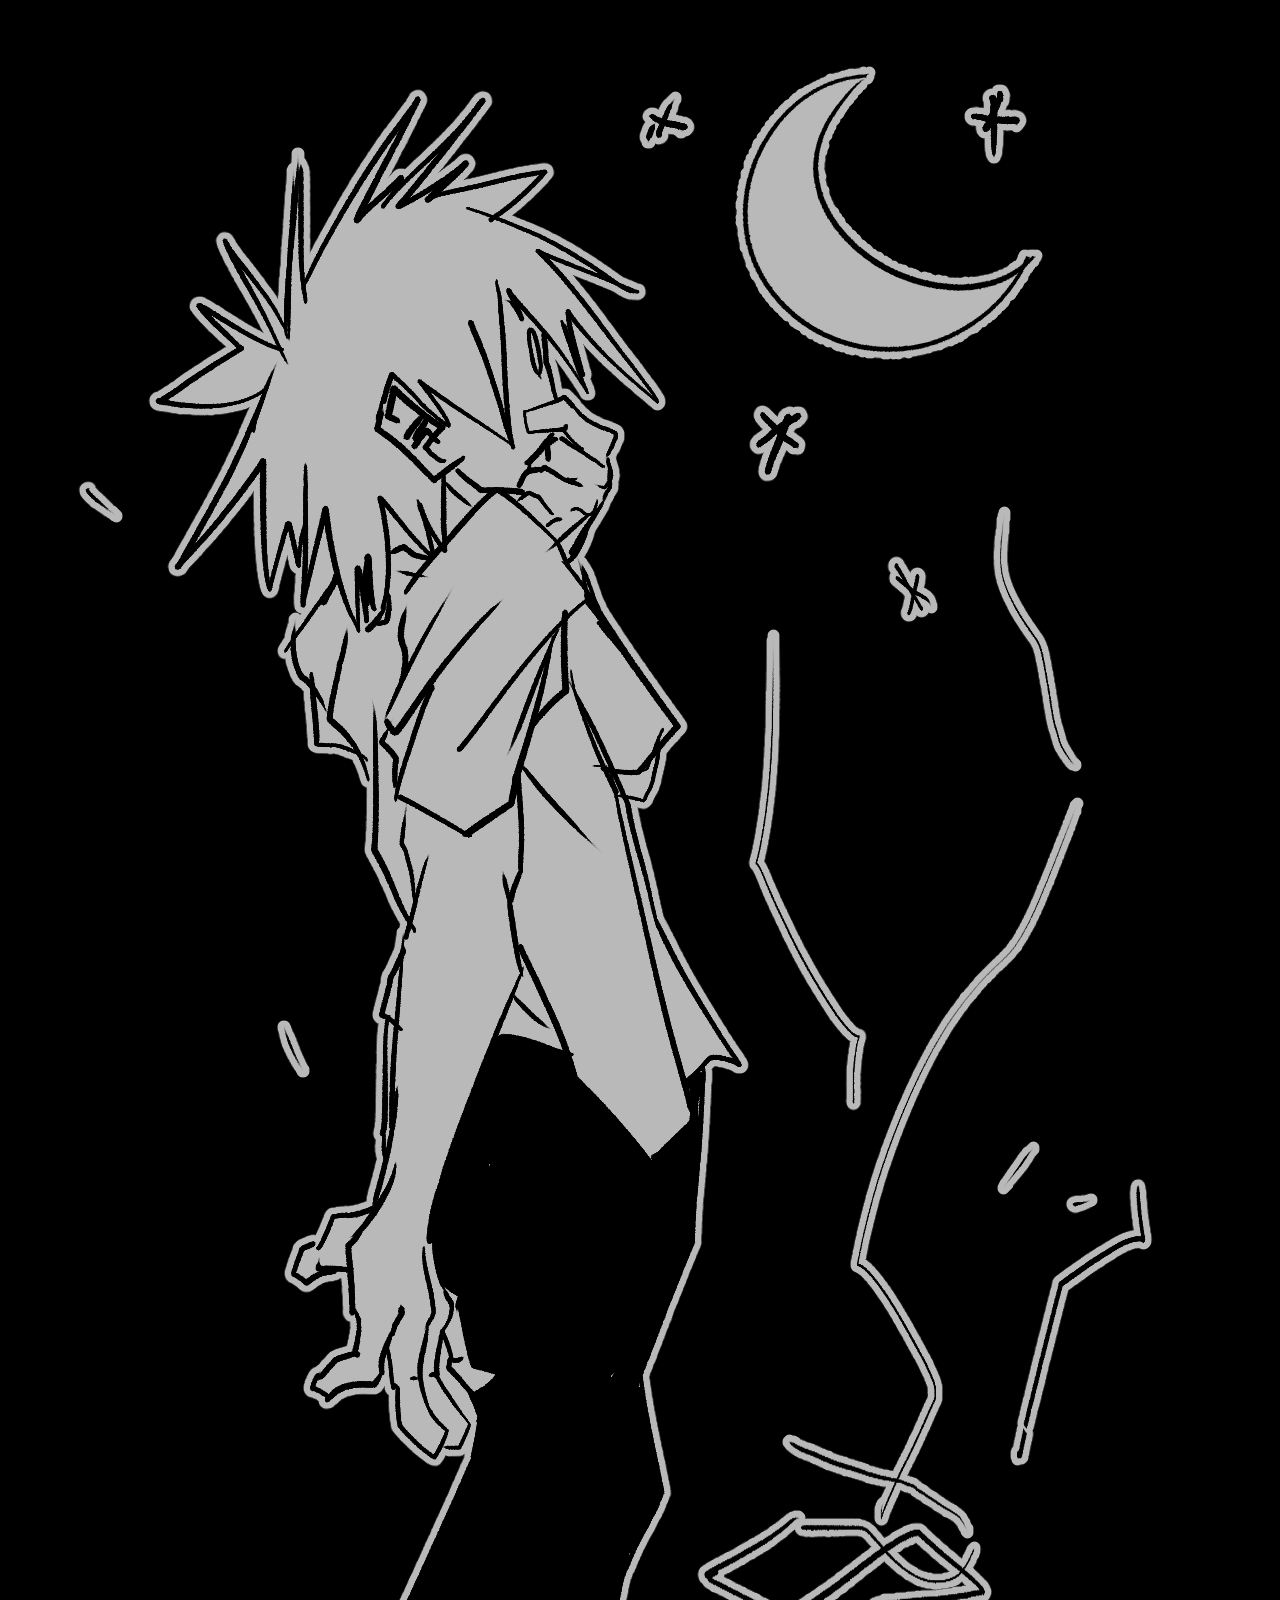
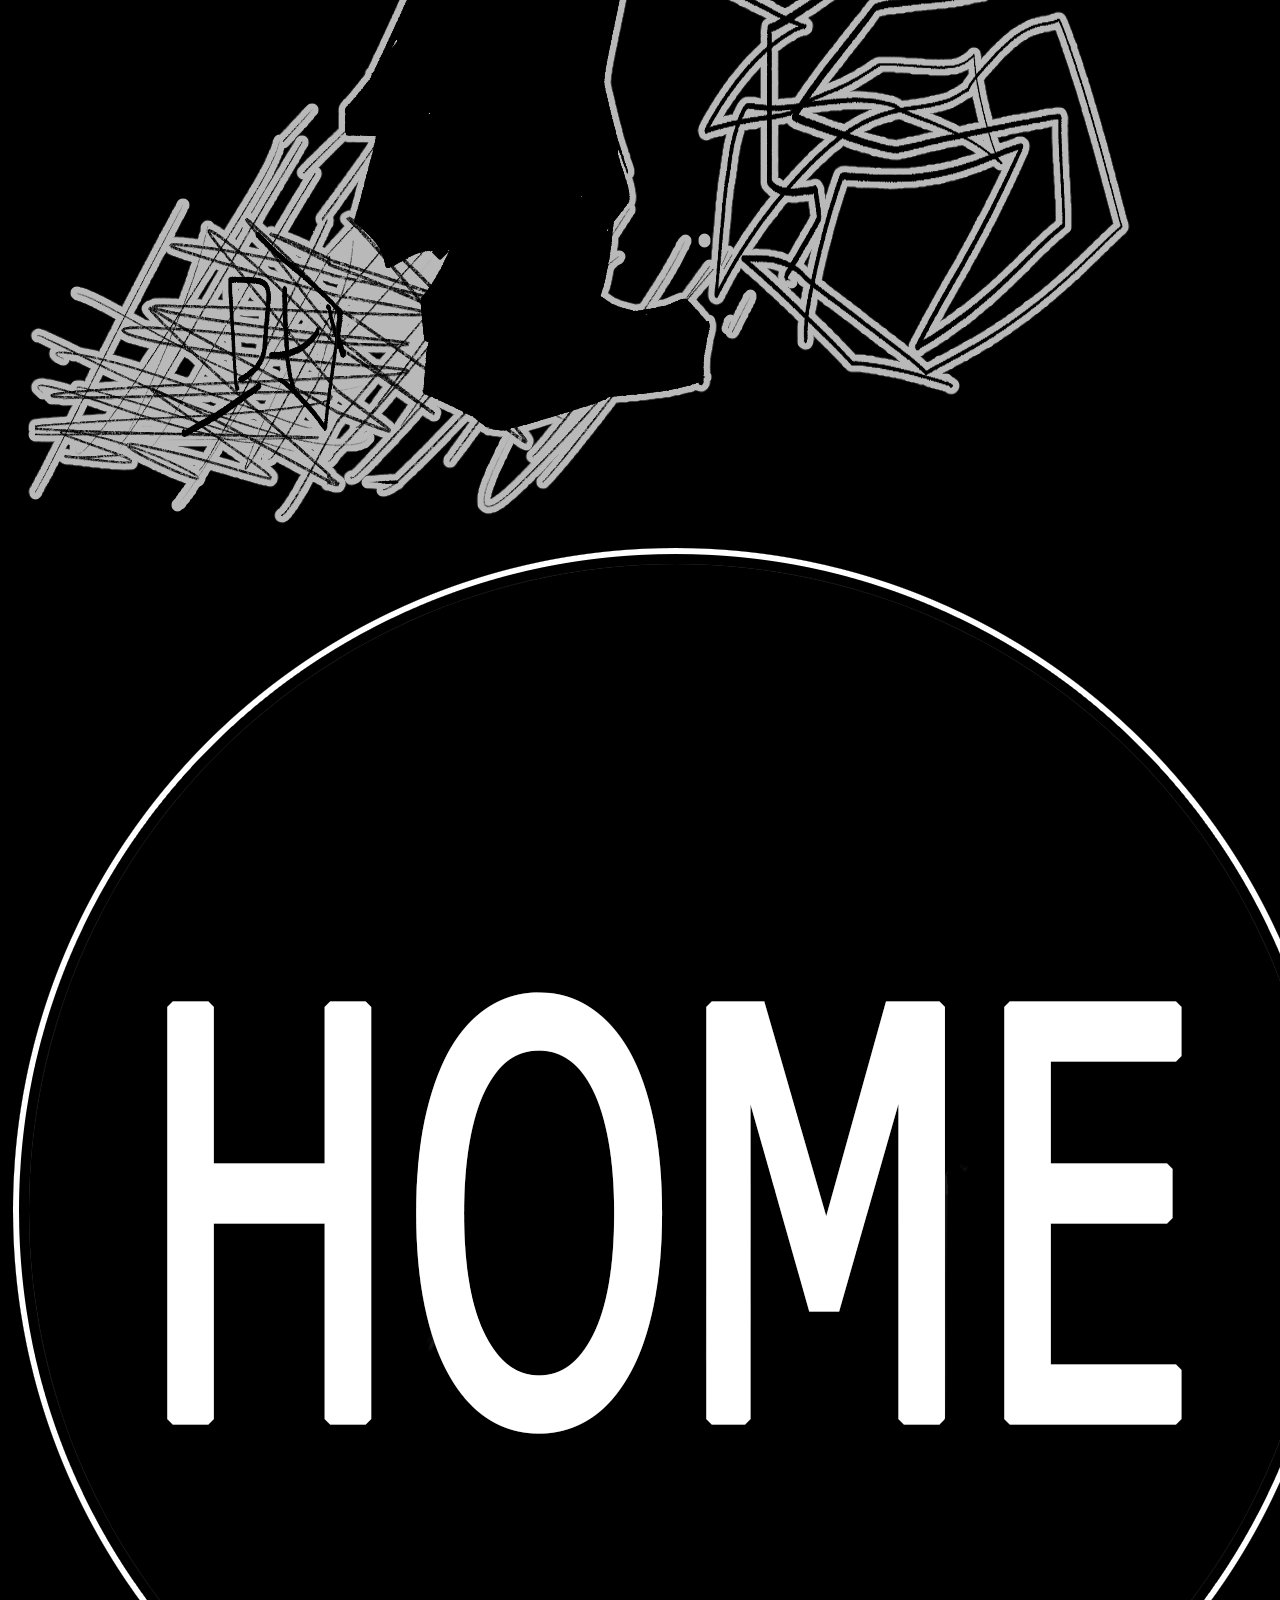
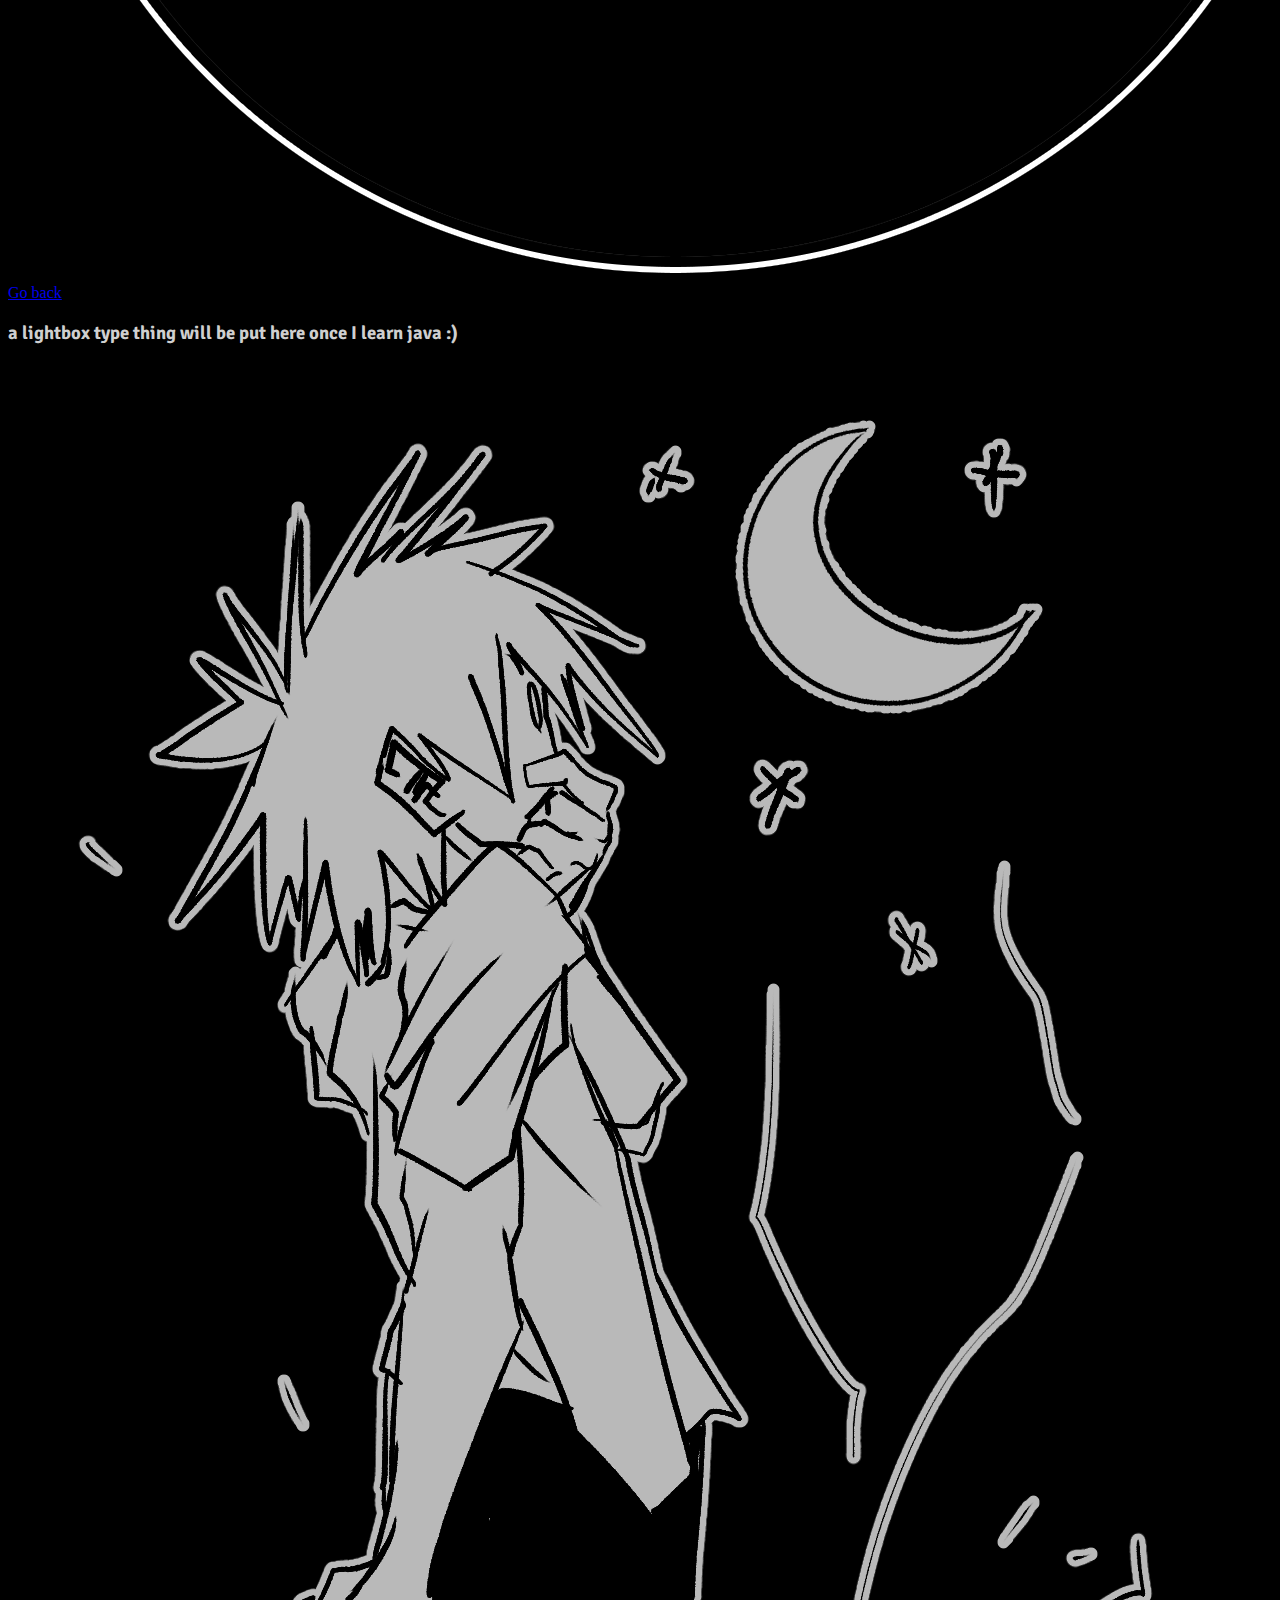
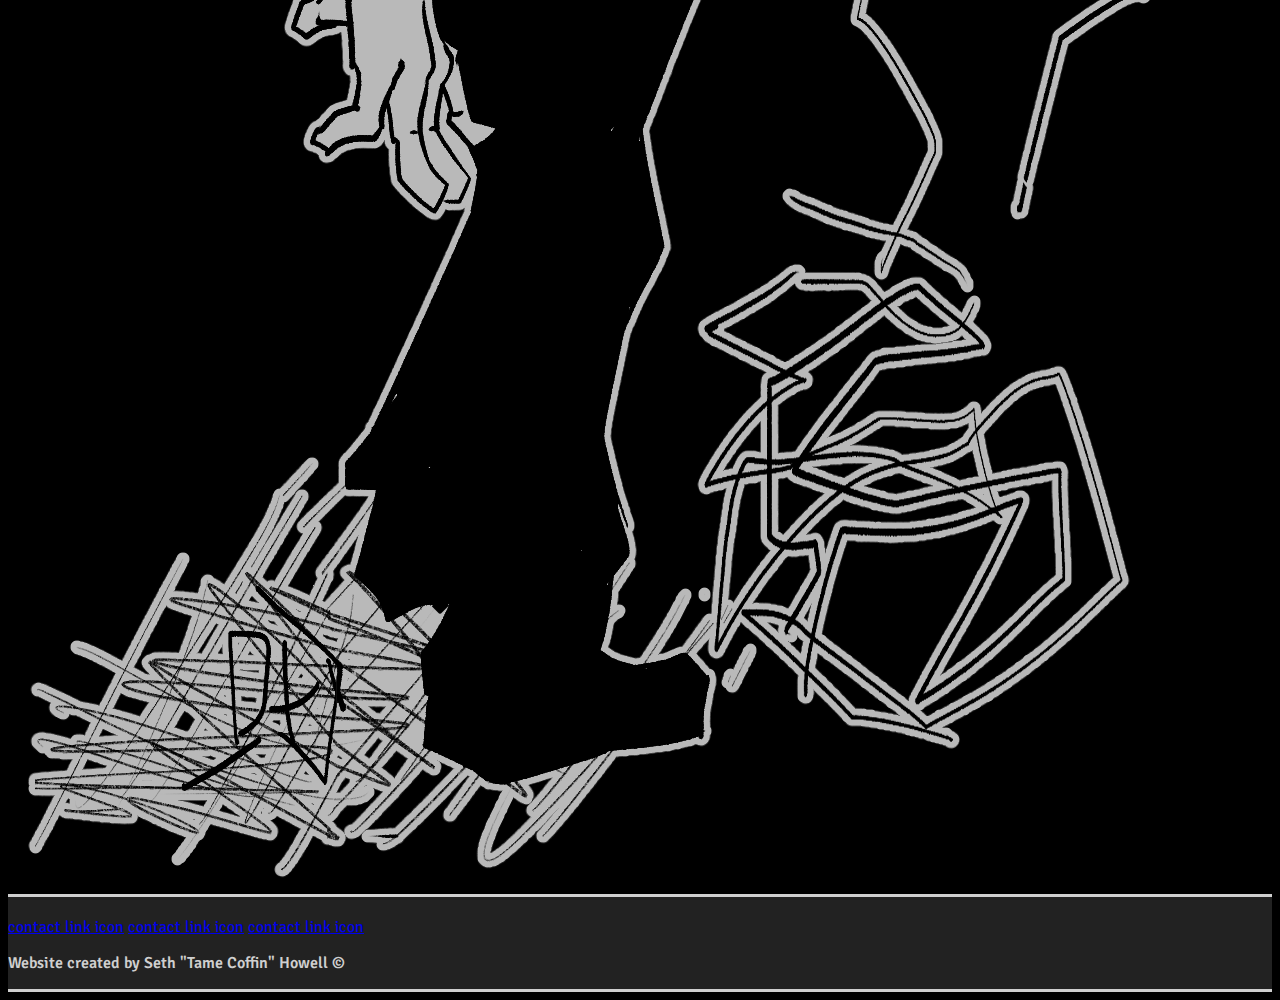
<file: gallery1.html>
<!DOCTYPE html>
<html lang="en">
<head>
    <meta charset="UTF-8">
    <meta name="viewport" content="width=device-width, initial-scale=1.0">
    <link href="https://cdn.jsdelivr.net/npm/bootstrap@5.3.2/dist/css/bootstrap.min.css" rel="stylesheet" integrity="sha384-T3c6CoIi6uLrA9TneNEoa7RxnatzjcDSCmG1MXxSR1GAsXEV/Dwwykc2MPK8M2HN" crossorigin="anonymous">
    <link rel="preconnect" href="https://fonts.googleapis.com">
    <link rel="preconnect" href="https://fonts.gstatic.com" crossorigin>
    <link href="https://fonts.googleapis.com/css2?family=Signika+Negative:wght@300;400;500;600;700&display=swap" rel="stylesheet">
    <link rel="stylesheet" href="css/style.css">
    <title>Tame Coffin Portfolio</title>
</head>
<body>
    <header class="header">
        <section class="top-section-logo" id="logoImg">
            <div class="container">
                <div class="row">
                    <div class="col-lg-6 d-none d-md-block">
                        <img src="media/Doodle your new years.png" alt="" class="img-fluid">
                    </div>
                    <div class="col-lg-6">
                        <div class="row justify-content-center">
                            <div class="col-4 offset-md-8">
                                <a href="index.html"> 
                                    <img src="media/home button.png" alt="logo" class="logo-home-img img-fluid mx-auto my-5">
                                </a>
                            </div>
                        </div>
                            <div class="row">
                                <a href="art.html" class="gallery-return mb-3">Go back</a>
                                <h3 class="gallery-title">a lightbox type thing will be put here once I learn java :)</h3>
                            </div>
                        </div>
                    </div>
                    <div class="col-lg-6 d-lg-none mb-3">
                        <img src="media/Doodle your new years.png" alt="" class="img-fluid">
                    </div>
                </div>
                <!-- <div class="row">
                    <div class="col-lg-6 d-none d-md-block">
                        <img src="media/Doodle your new years.png" alt="" class="img-fluid">
                    </div>
                    <div class="col-6">
                        <div class="col-lg-6">
                            <div class="row justify-content-center">
                                <div class="col-4 offset-md-8">
                                    <a href="index.html"> 
                                        <img src="media/home button.png" alt="logo" class="logo-home-img img-fluid mx-auto my-5">
                                    </a>
                                </div>
                            </div>
                        <div class="row">
                            <a href="art.html" class="gallery-return mb-3">Go back</a>
                            <h3 class="gallery-title">a lightbox type thing will be put here once I learn java :)</h3>
                        </div>
                        <div class="col-lg-6 d-lg-none mb-3">
                            <img src="media/Doodle your new years.png" alt="" class="img-fluid">
                        </div>
                    </div>
                </div> -->
            </div>
        </section>
    </header>
    <main class="main">
        
    </main>
    <footer class="footer">
        <footer class="footer">
            <section class="footer-section" id="footer">
                <div class="container">
                    <div class="row p-4">
                        <div class="col-6 d-flex justify-content-center">
                            <nav class="contact-list">
                                <a href="#" class="contact-link">contact link icon</a>
                                <a href="#" class="contact-link">contact link icon</a>
                                <a href="#" class="contact-link">contact link icon</a>
                            </nav>
                        </div>
                        <div class="col-6 d-flex justify-content-center">
                            <p class="credit">Website created by Seth "Tame Coffin" Howell &copy;</p>
                        </div>
                    </div>
                </div>
            </section>
        </footer>
    </footer>
</body>
</html>
</file>
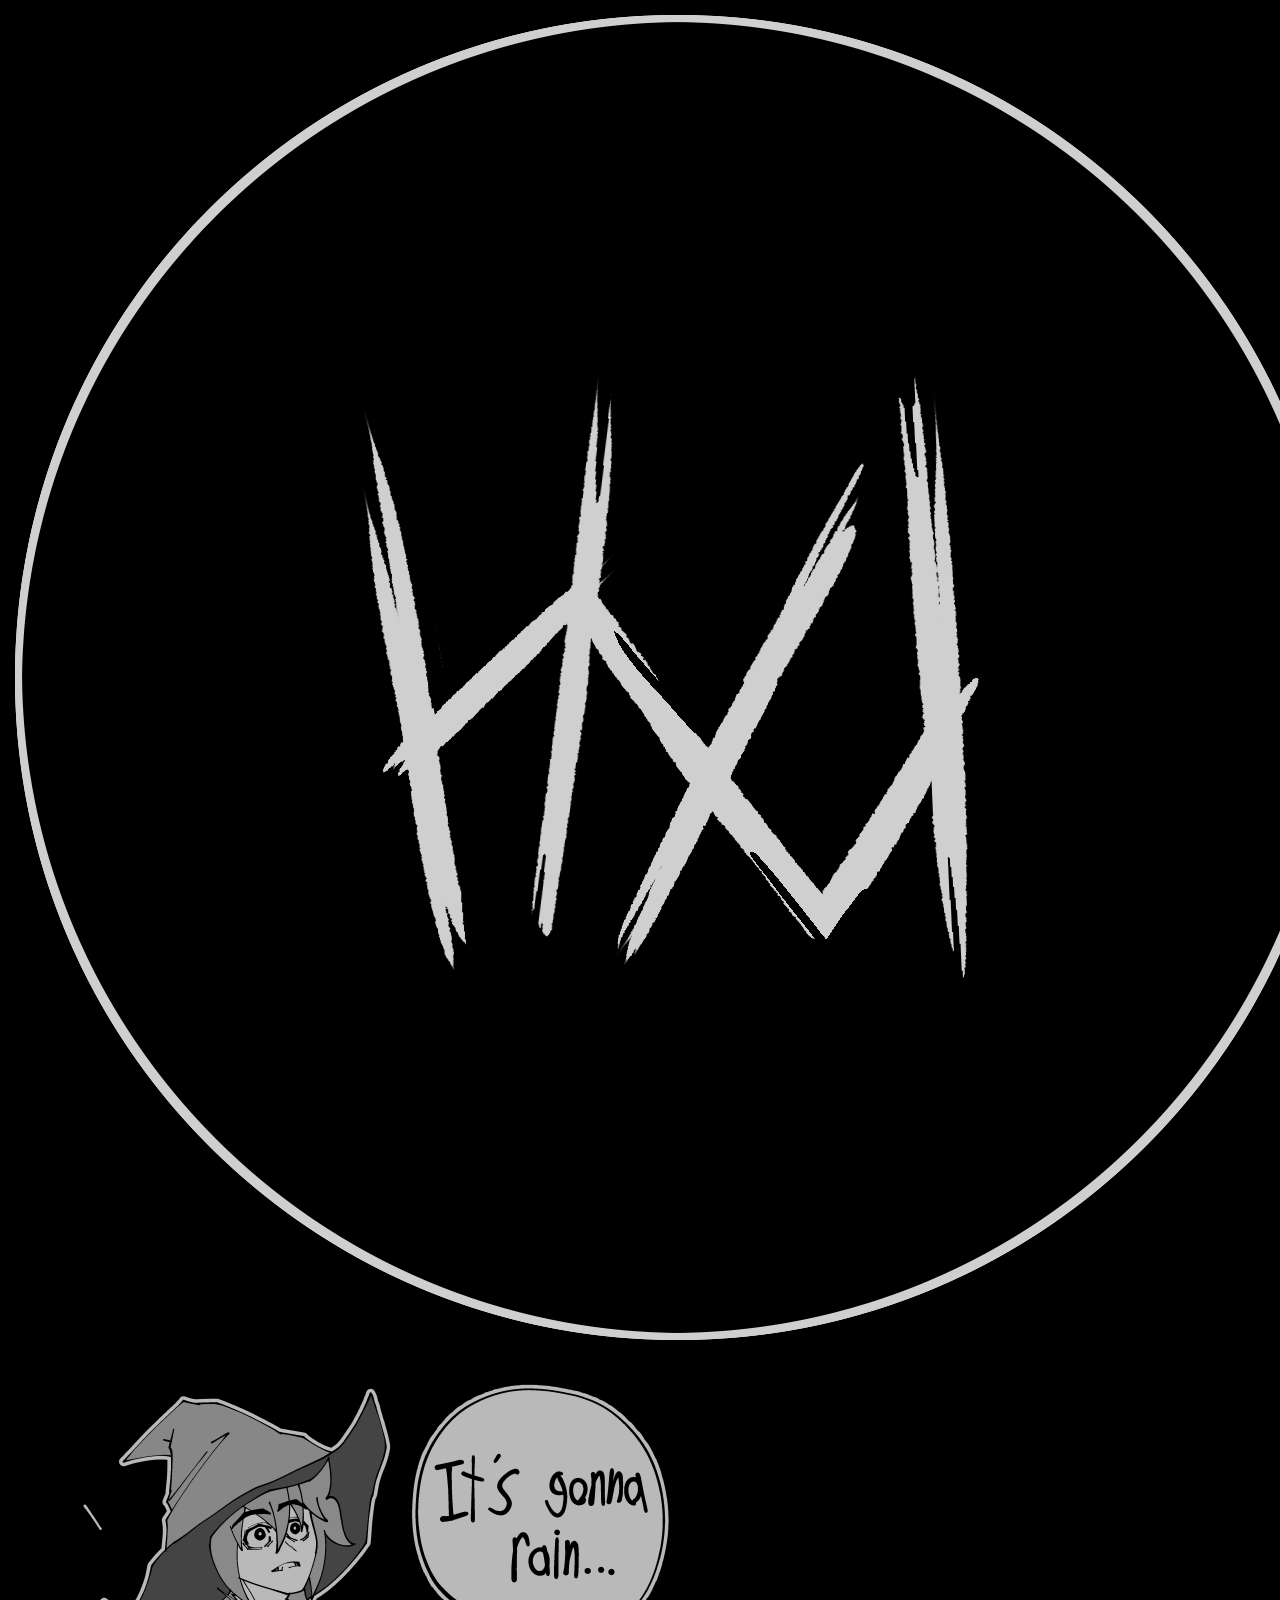
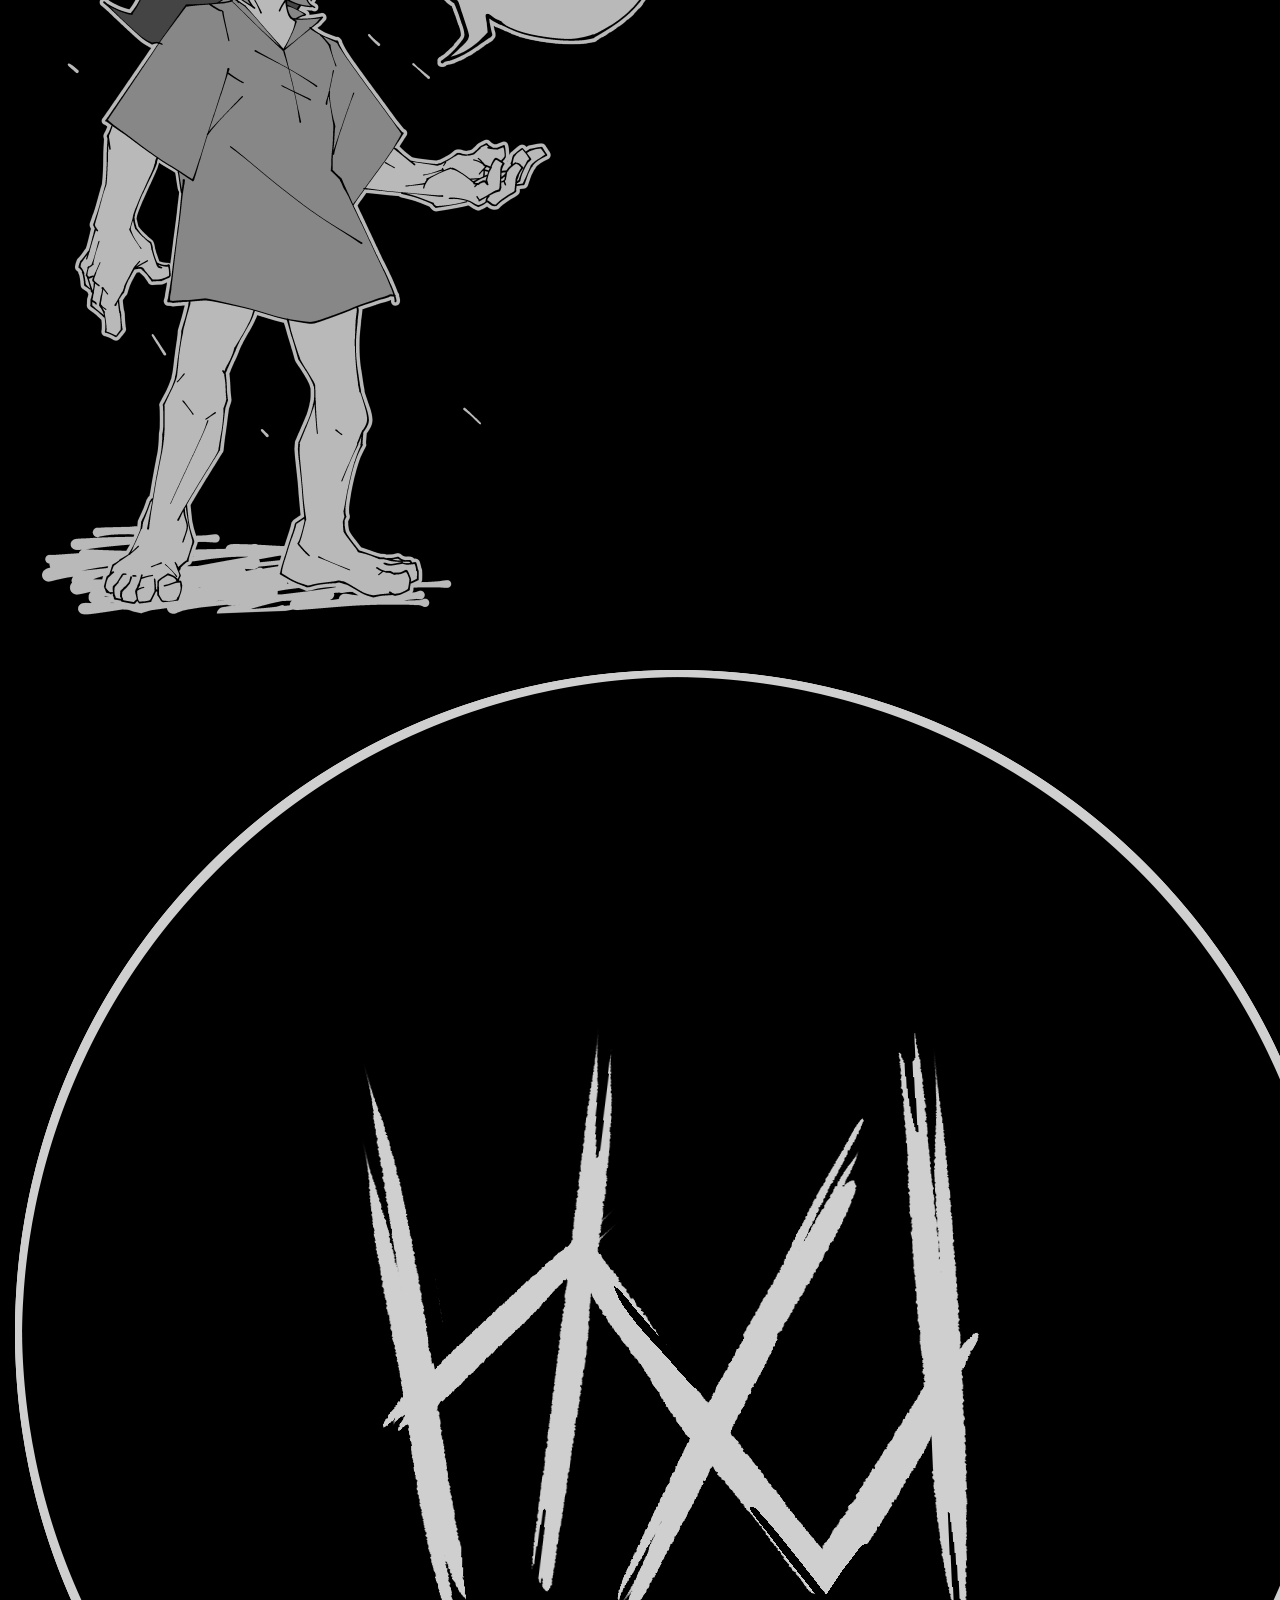
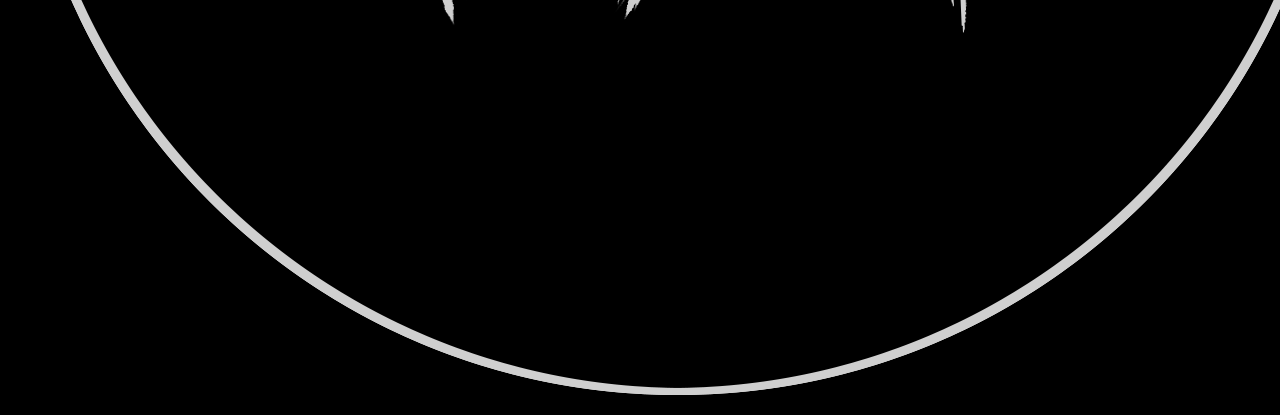
<file: landing page.html>
<!DOCTYPE html>
<html lang="en">
<head>
    <meta charset="UTF-8">
    <meta name="viewport" content="width=device-width, initial-scale=1.0">
    <link href="https://cdn.jsdelivr.net/npm/bootstrap@5.3.2/dist/css/bootstrap.min.css" rel="stylesheet" integrity="sha384-T3c6CoIi6uLrA9TneNEoa7RxnatzjcDSCmG1MXxSR1GAsXEV/Dwwykc2MPK8M2HN" crossorigin="anonymous">
    <link rel="preconnect" href="https://fonts.googleapis.com">
    <link rel="preconnect" href="https://fonts.gstatic.com" crossorigin>
    <link href="https://fonts.googleapis.com/css2?family=Signika+Negative:wght@300;400;500;600;700&display=swap" rel="stylesheet">
    <link rel="stylesheet" href="css/style.css">
    <title>Tame Coffin Portfolio</title>
</head>
<body>
    <header class="header">
        <section class="landing" id="landing">
            <div class="container">
                <div class="row mt-5">
                    <div class="col-lg-4 offset-md-1 d-lg-none d-flex">
                        <a href="index.html">
                            <img src="media/logo1 with outline.png" alt="index link" class="logo-home-img img-fluid mx-auto w-75 d-flex justify-content-center">
                        </a>
                    </div>
                    <div class="col-lg-6">
                        <img src="media/its gonna rain.gif" alt="rain" class="img-fluid mt-5">
                    </div>
                    <div class="col-lg-4 offset-md-1 d-none d-lg-block">
                        <a href="index.html">
                            <img src="media/logo1 with outline.png" alt="index link" class="logo-home-img img-fluid mx-auto">
                        </a>
                    </div>
                </div>
            </div>
        </section>
        </section>
    </header>
</body>
</html>
</file>
<file: css/style.css>
:root {
    --tamewhite: #CFCFCF;
    --font1: 'Signika Negative', sans-serif;
}

body {
    background-color: black;
    transition: .5s ease;
}

/* HEADER /////////////// */

.header-image {
    border: 1px solid white;
}

.logo-home-img:hover {
    border-radius: 100%;
    border: 4px solid var(--tamewhite);
}

.logo-home-img {
    transition: .5s ease;
}

/* MAIN /////////// */

.image-link {
    opacity: 1;
    transition: .5s ease;
}

.info-link:hover .image-link {
    filter: brightness(150%);
    filter: contrast(200%);
}


.art-link:hover .image-link {
    filter: brightness(150%);
    filter: contrast(200%);
}

.coding-link:hover .image-link {
    filter: brightness(150%);
    filter: contrast(200%);
}

.art-gallery-link {
    opacity: 1;
    transition: .5s ease;
}

.art-gallery-link:hover {
    filter: contrast(30%);
}

.gallery-title {
    color: var(--tamewhite);
    font-family: var(--font1);
    font-weight: bold;
}

.headshot {
    border: 5px solid var(--tamewhite);
}

.info-text {
    color: var(--tamewhite);
    border-right: 1px solid var(--tamewhite);
    padding: 30px;
    font-family: var(--font1);
}

/* FOOTER /////////// */

.footer-section {
    background-color: rgb(34, 34, 34);
    color: var(--tamewhite);
    font-family: var(--font1);
    border-top: 3px solid var(--tamewhite);
    border-bottom: 3px solid var(--tamewhite);
    padding-top: 20px;
}

.credit {
    font-weight: 600;
}

@media (max-width: 768px) {

    .logo-img {
        width: 50%;;
    }
}

@media (min-width: 768px) {

    .logo-img {
        width: 25%;
    }
}
</file>
